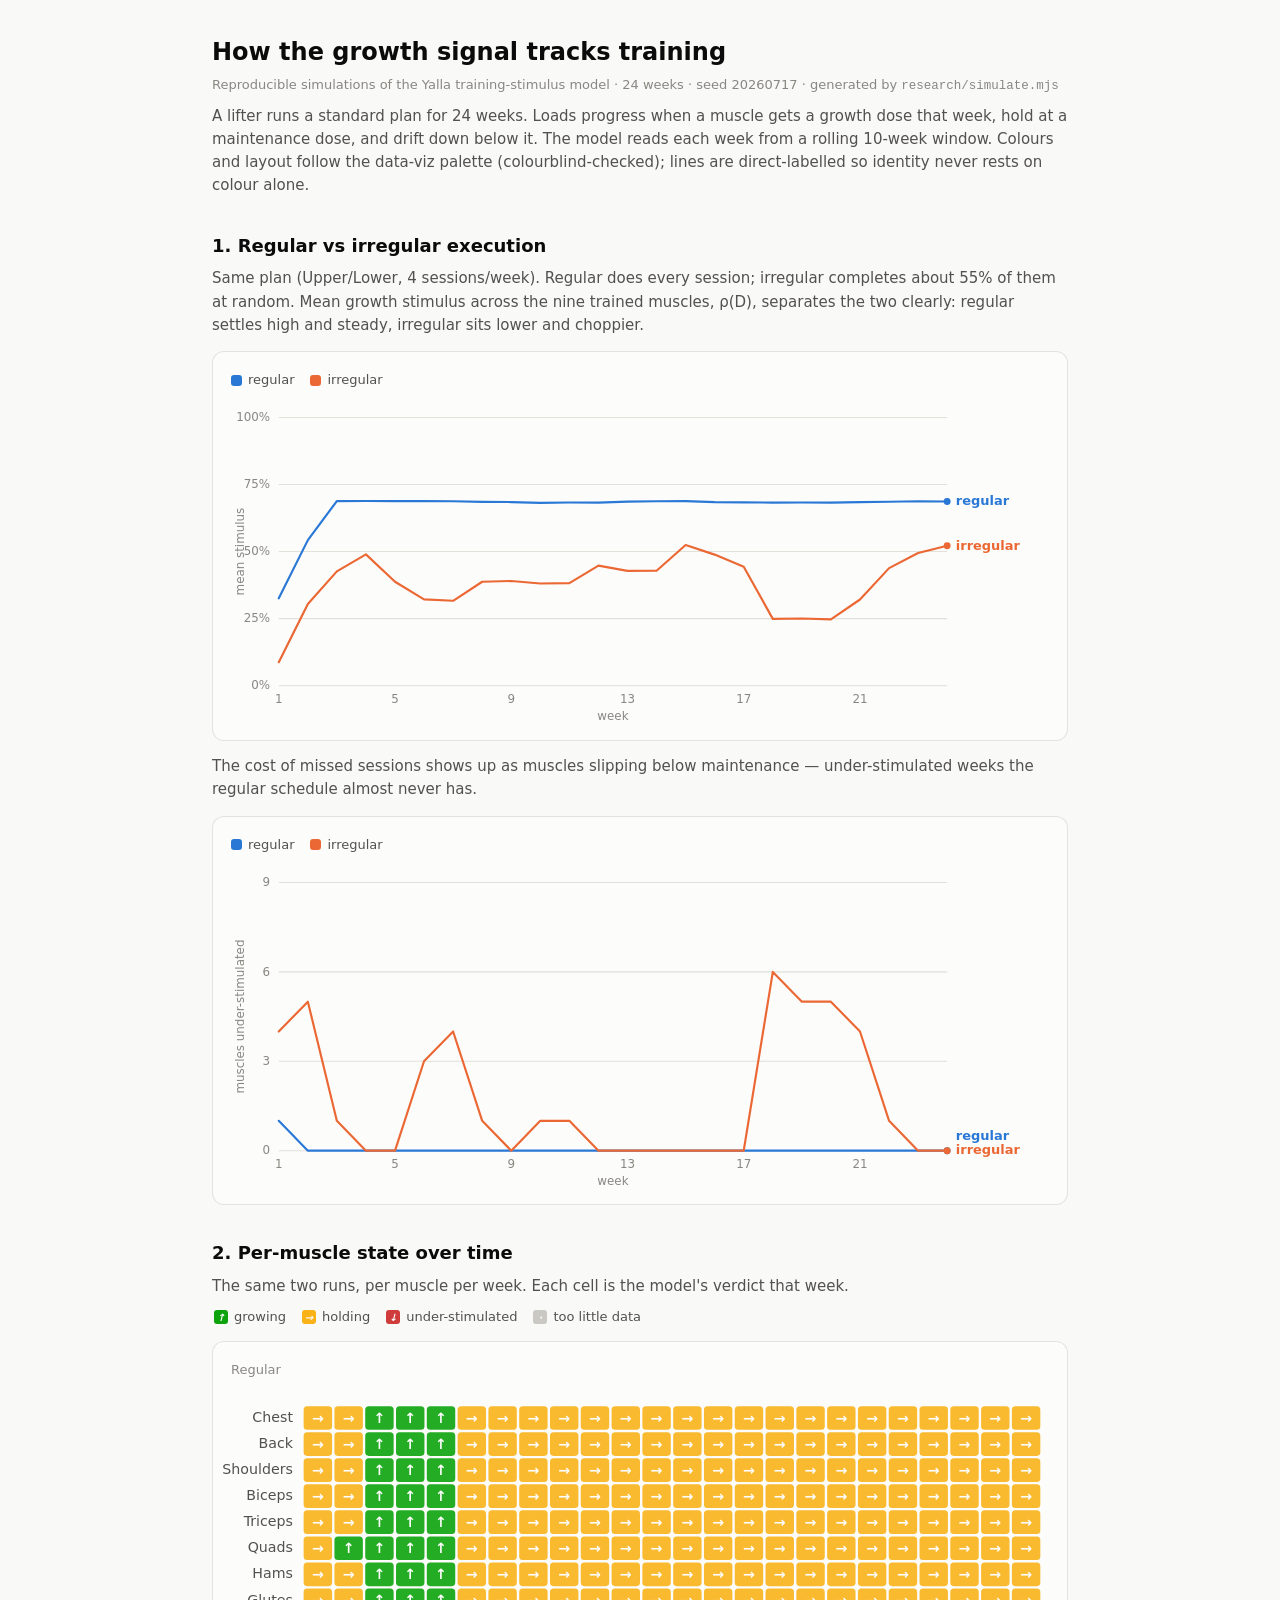
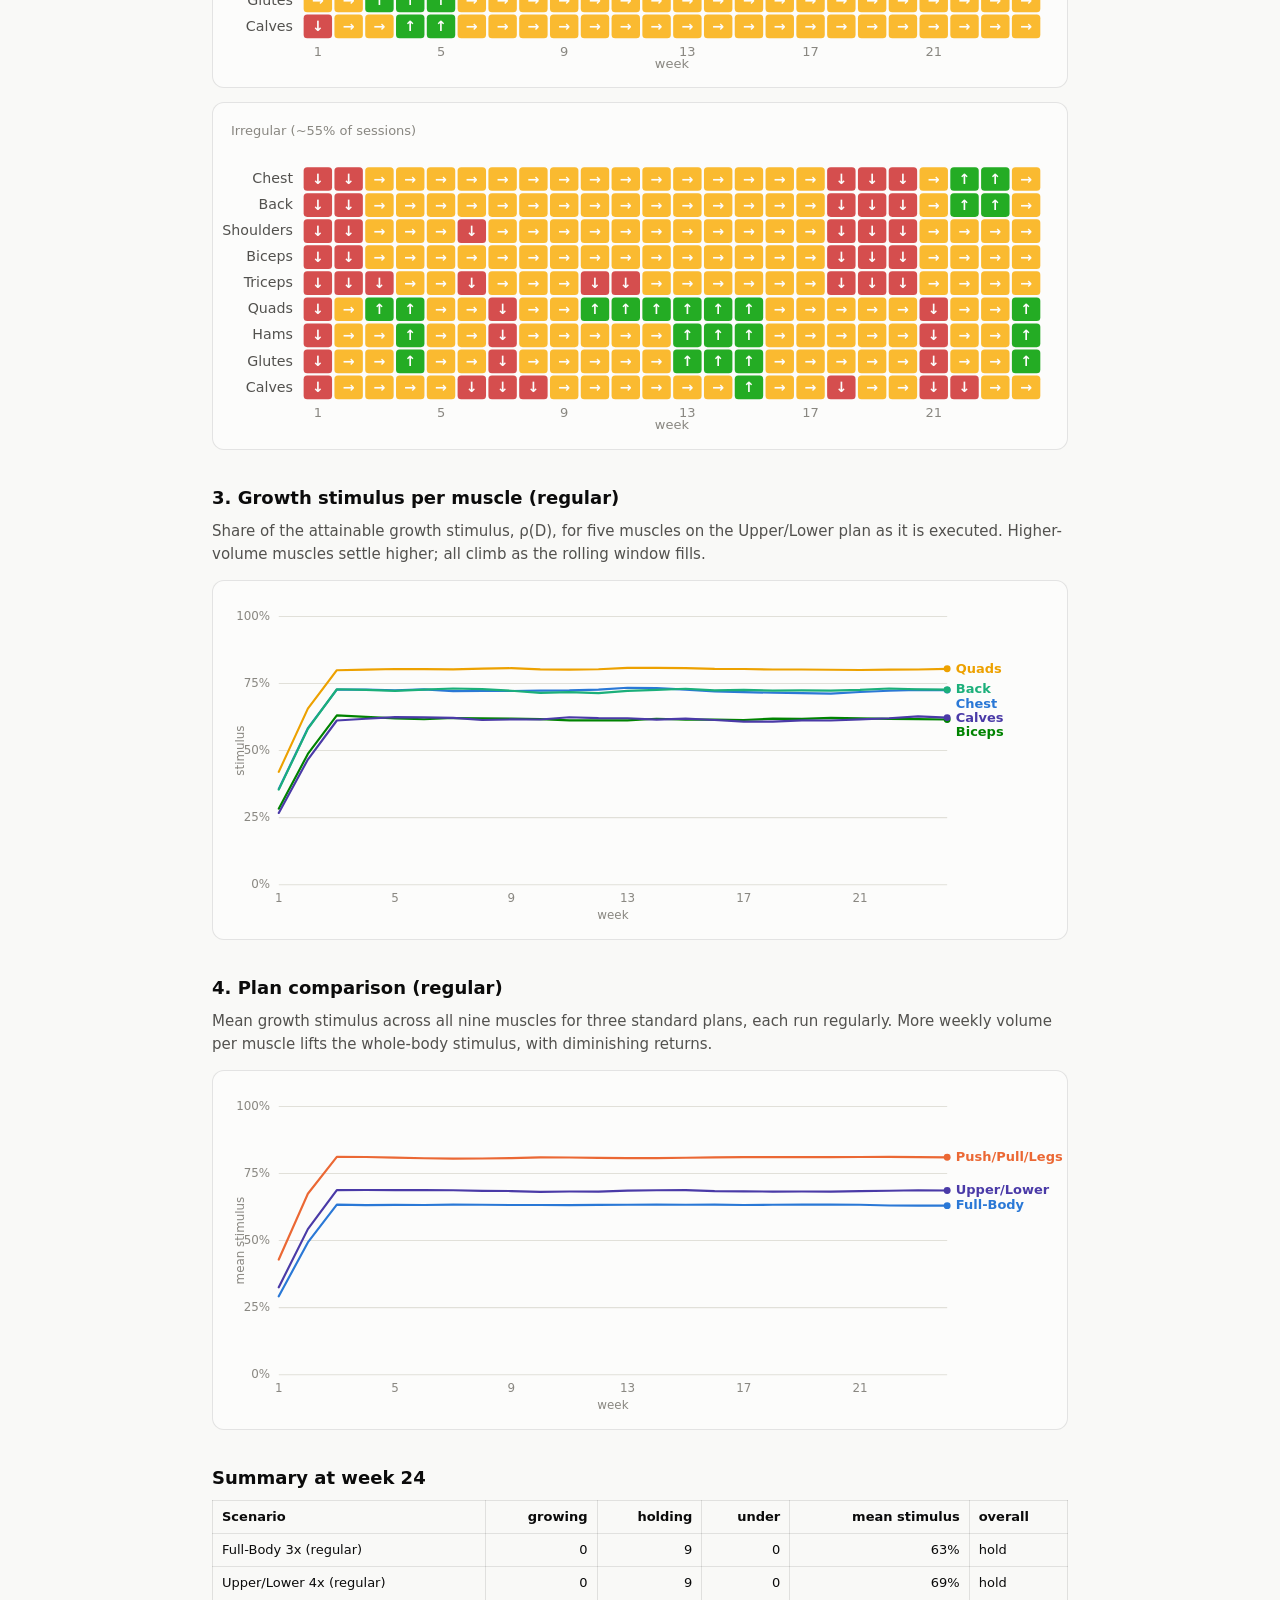
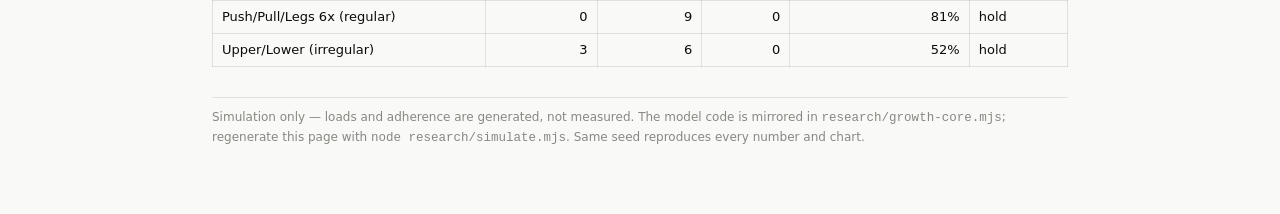
<file: research/simulations.html>
<!doctype html><html lang="en"><head><meta charset="utf-8"><meta name="viewport" content="width=device-width, initial-scale=1">
<title>Yalla growth-model simulations</title>
<style>
:root{
  --surface:#fcfcfb; --plane:#f9f9f7; --ink:#0b0b0b; --ink2:#52514e; --muted:#898781;
  --grid:#e1e0d9; --border:rgba(11,11,11,.10);
  --reg:#2a78d6; --irr:#eb6834;
  --m1:#2a78d6; --m2:#1baf7a; --m3:#eda100; --m4:#008300; --m5:#4a3aa7;
  --p1:#2a78d6; --p2:#4a3aa7; --p3:#eb6834;
  --good:#0ca30c; --warn:#fab219; --crit:#d03b3b; --muted-fill:#c9c8c2;
}
@media (prefers-color-scheme:dark){:root{
  --surface:#1a1a19; --plane:#0d0d0d; --ink:#fff; --ink2:#c3c2b7; --muted:#898781;
  --grid:#2c2c2a; --border:rgba(255,255,255,.10);
  --reg:#3987e5; --irr:#d95926;
  --m1:#3987e5; --m2:#199e70; --m3:#c98500; --m4:#008300; --m5:#9085e9;
  --p1:#3987e5; --p2:#9085e9; --p3:#d95926; --muted-fill:#3a3a37;
}}
*{box-sizing:border-box}
body{margin:0;background:var(--plane);color:var(--ink);font:15px/1.55 system-ui,-apple-system,"Segoe UI",sans-serif}
.wrap{max-width:900px;margin:0 auto;padding:34px 22px 60px}
h1{font-size:24px;margin:0 0 4px}h2{font-size:18px;margin:34px 0 4px}
p{color:var(--ink2);margin:8px 0}
.sub{color:var(--muted);font-size:13px;margin-top:0}
.card{background:var(--surface);border:1px solid var(--border);border-radius:12px;padding:16px 16px 10px;margin:14px 0}
.chart{width:100%;height:auto;overflow:visible}
.grid{stroke:var(--grid);stroke-width:1}
.tick{fill:var(--muted);font:11px system-ui,sans-serif;font-variant-numeric:tabular-nums}
.axlab{fill:var(--muted);font:11px system-ui,sans-serif}
.slab{font:600 12px system-ui,sans-serif}
.rowlab{fill:var(--ink2);font:12px system-ui,sans-serif}
.cellg{fill:var(--surface);font:12px system-ui,sans-serif;font-weight:700}
.legend{display:flex;gap:16px;flex-wrap:wrap;margin:2px 2px 8px;font-size:13px;color:var(--ink2)}
.lg{display:inline-flex;align-items:center;gap:6px}.lg i{width:11px;height:11px;border-radius:3px;display:inline-block}
.states{display:flex;gap:16px;flex-wrap:wrap;margin:6px 2px;font-size:13px;color:var(--ink2)}
.st{display:inline-flex;align-items:center;gap:6px}.st i{width:14px;height:14px;border-radius:3px;display:inline-grid;place-items:center;color:var(--surface);font-size:10px;font-weight:700}
table{border-collapse:collapse;width:100%;font-size:13px;margin:8px 0}
th,td{border:1px solid var(--border);padding:6px 9px;text-align:left}th{font-weight:600}
td.n,th.n{text-align:right;font-variant-numeric:tabular-nums}
.foot{color:var(--muted);font-size:12px;margin-top:30px;border-top:1px solid var(--border);padding-top:10px}
code{font-family:ui-monospace,Menlo,monospace;font-size:12.5px}
</style></head>
<body><div class="wrap">
<h1>How the growth signal tracks training</h1>
<p class="sub">Reproducible simulations of the Yalla training-stimulus model · 24 weeks · seed 20260717 · generated by <code>research/simulate.mjs</code></p>
<p>A lifter runs a standard plan for 24 weeks. Loads progress when a muscle gets a growth dose that week, hold at a maintenance dose, and drift down below it. The model reads each week from a rolling 10-week window. Colours and layout follow the data-viz palette (colourblind-checked); lines are direct-labelled so identity never rests on colour alone.</p>

<h2>1. Regular vs irregular execution</h2>
<p>Same plan (Upper/Lower, 4 sessions/week). Regular does every session; irregular completes about 55% of them at random. Mean growth stimulus across the nine trained muscles, ρ(D), separates the two clearly: regular settles high and steady, irregular sits lower and choppier.</p>
<div class="card"><div class="legend"><span class="lg"><i style="background:var(--reg)"></i>regular</span><span class="lg"><i style="background:var(--irr)"></i>irregular</span></div><svg viewBox="0 0 760 300" class="chart" role="img"><line class="grid" x1="46" y1="266.0" x2="664" y2="266.0"/><text class="tick" x="38" y="269.5" text-anchor="end">0%</text><line class="grid" x1="46" y1="204.0" x2="664" y2="204.0"/><text class="tick" x="38" y="207.5" text-anchor="end">25%</text><line class="grid" x1="46" y1="142.0" x2="664" y2="142.0"/><text class="tick" x="38" y="145.5" text-anchor="end">50%</text><line class="grid" x1="46" y1="80.0" x2="664" y2="80.0"/><text class="tick" x="38" y="83.5" text-anchor="end">75%</text><line class="grid" x1="46" y1="18.0" x2="664" y2="18.0"/><text class="tick" x="38" y="21.5" text-anchor="end">100%</text><text class="tick" x="46.0" y="282" text-anchor="middle">1</text><text class="tick" x="153.5" y="282" text-anchor="middle">5</text><text class="tick" x="261.0" y="282" text-anchor="middle">9</text><text class="tick" x="368.4" y="282" text-anchor="middle">13</text><text class="tick" x="475.9" y="282" text-anchor="middle">17</text><text class="tick" x="583.4" y="282" text-anchor="middle">21</text><text class="axlab" x="355" y="298" text-anchor="middle">week</text><text class="axlab" transform="rotate(-90 14 142)" x="14" y="142" text-anchor="middle">mean stimulus</text><path d="M46.0,185.2 L72.9,131.4 L99.7,95.3 L126.6,95.2 L153.5,95.4 L180.3,95.3 L207.2,95.5 L234.1,96.0 L261.0,96.2 L287.8,96.9 L314.7,96.6 L341.6,96.8 L368.4,95.8 L395.3,95.5 L422.2,95.3 L449.0,96.2 L475.9,96.5 L502.8,96.7 L529.7,96.6 L556.5,96.7 L583.4,96.3 L610.3,95.9 L637.1,95.5 L664.0,95.7" fill="none" stroke="var(--reg)" stroke-width="2" stroke-linejoin="round" stroke-linecap="round"/><circle cx="664.0" cy="95.7" r="3.2" fill="var(--reg)"/><path d="M46.0,244.3 L72.9,190.5 L99.7,160.3 L126.6,144.6 L153.5,169.9 L180.3,186.2 L207.2,187.5 L234.1,169.9 L261.0,169.2 L287.8,171.5 L314.7,171.2 L341.6,155.0 L368.4,159.8 L395.3,159.7 L422.2,135.9 L449.0,144.8 L475.9,156.0 L502.8,204.2 L529.7,203.9 L556.5,204.7 L583.4,186.3 L610.3,157.3 L637.1,143.3 L664.0,136.6" fill="none" stroke="var(--irr)" stroke-width="2" stroke-linejoin="round" stroke-linecap="round"/><circle cx="664.0" cy="136.6" r="3.2" fill="var(--irr)"/><text class="slab" x="672" y="99.2" fill="var(--reg)">regular</text><text class="slab" x="672" y="140.1" fill="var(--irr)">irregular</text></svg></div>
<p>The cost of missed sessions shows up as muscles slipping below maintenance — under-stimulated weeks the regular schedule almost never has.</p>
<div class="card"><div class="legend"><span class="lg"><i style="background:var(--reg)"></i>regular</span><span class="lg"><i style="background:var(--irr)"></i>irregular</span></div><svg viewBox="0 0 760 300" class="chart" role="img"><line class="grid" x1="46" y1="266.0" x2="664" y2="266.0"/><text class="tick" x="38" y="269.5" text-anchor="end">0</text><line class="grid" x1="46" y1="183.3" x2="664" y2="183.3"/><text class="tick" x="38" y="186.8" text-anchor="end">3</text><line class="grid" x1="46" y1="100.7" x2="664" y2="100.7"/><text class="tick" x="38" y="104.2" text-anchor="end">6</text><line class="grid" x1="46" y1="18.0" x2="664" y2="18.0"/><text class="tick" x="38" y="21.5" text-anchor="end">9</text><text class="tick" x="46.0" y="282" text-anchor="middle">1</text><text class="tick" x="153.5" y="282" text-anchor="middle">5</text><text class="tick" x="261.0" y="282" text-anchor="middle">9</text><text class="tick" x="368.4" y="282" text-anchor="middle">13</text><text class="tick" x="475.9" y="282" text-anchor="middle">17</text><text class="tick" x="583.4" y="282" text-anchor="middle">21</text><text class="axlab" x="355" y="298" text-anchor="middle">week</text><text class="axlab" transform="rotate(-90 14 142)" x="14" y="142" text-anchor="middle">muscles under-stimulated</text><path d="M46.0,238.4 L72.9,266.0 L99.7,266.0 L126.6,266.0 L153.5,266.0 L180.3,266.0 L207.2,266.0 L234.1,266.0 L261.0,266.0 L287.8,266.0 L314.7,266.0 L341.6,266.0 L368.4,266.0 L395.3,266.0 L422.2,266.0 L449.0,266.0 L475.9,266.0 L502.8,266.0 L529.7,266.0 L556.5,266.0 L583.4,266.0 L610.3,266.0 L637.1,266.0 L664.0,266.0" fill="none" stroke="var(--reg)" stroke-width="2" stroke-linejoin="round" stroke-linecap="round"/><circle cx="664.0" cy="266.0" r="3.2" fill="var(--reg)"/><path d="M46.0,155.8 L72.9,128.2 L99.7,238.4 L126.6,266.0 L153.5,266.0 L180.3,183.3 L207.2,155.8 L234.1,238.4 L261.0,266.0 L287.8,238.4 L314.7,238.4 L341.6,266.0 L368.4,266.0 L395.3,266.0 L422.2,266.0 L449.0,266.0 L475.9,266.0 L502.8,100.7 L529.7,128.2 L556.5,128.2 L583.4,155.8 L610.3,238.4 L637.1,266.0 L664.0,266.0" fill="none" stroke="var(--irr)" stroke-width="2" stroke-linejoin="round" stroke-linecap="round"/><circle cx="664.0" cy="266.0" r="3.2" fill="var(--irr)"/><text class="slab" x="672" y="256.5" fill="var(--reg)">regular</text><text class="slab" x="672" y="269.5" fill="var(--irr)">irregular</text></svg></div>

<h2>2. Per-muscle state over time</h2>
<p>The same two runs, per muscle per week. Each cell is the model's verdict that week.</p>
<div class="states"><span class="st"><i style="background:var(--good)">↑</i>growing</span><span class="st"><i style="background:var(--warn)">→</i>holding</span><span class="st"><i style="background:var(--crit)">↓</i>under-stimulated</span><span class="st"><i style="background:var(--muted-fill)">·</i>too little data</span></div>
<div class="card"><p class="sub" style="margin:2px 2px 6px">Regular</p><svg viewBox="0 0 694 240" class="chart" role="img"><text class="rowlab" x="54" y="30.5" text-anchor="end">Chest</text><rect x="63" y="17" width="24" height="20" rx="3" fill="var(--warn)" opacity="0.9"/><text class="cellg" x="75" y="31" text-anchor="middle">→</text><rect x="89" y="17" width="24" height="20" rx="3" fill="var(--warn)" opacity="0.9"/><text class="cellg" x="101" y="31" text-anchor="middle">→</text><rect x="115" y="17" width="24" height="20" rx="3" fill="var(--good)" opacity="0.9"/><text class="cellg" x="127" y="31" text-anchor="middle">↑</text><rect x="141" y="17" width="24" height="20" rx="3" fill="var(--good)" opacity="0.9"/><text class="cellg" x="153" y="31" text-anchor="middle">↑</text><rect x="167" y="17" width="24" height="20" rx="3" fill="var(--good)" opacity="0.9"/><text class="cellg" x="179" y="31" text-anchor="middle">↑</text><rect x="193" y="17" width="24" height="20" rx="3" fill="var(--warn)" opacity="0.9"/><text class="cellg" x="205" y="31" text-anchor="middle">→</text><rect x="219" y="17" width="24" height="20" rx="3" fill="var(--warn)" opacity="0.9"/><text class="cellg" x="231" y="31" text-anchor="middle">→</text><rect x="245" y="17" width="24" height="20" rx="3" fill="var(--warn)" opacity="0.9"/><text class="cellg" x="257" y="31" text-anchor="middle">→</text><rect x="271" y="17" width="24" height="20" rx="3" fill="var(--warn)" opacity="0.9"/><text class="cellg" x="283" y="31" text-anchor="middle">→</text><rect x="297" y="17" width="24" height="20" rx="3" fill="var(--warn)" opacity="0.9"/><text class="cellg" x="309" y="31" text-anchor="middle">→</text><rect x="323" y="17" width="24" height="20" rx="3" fill="var(--warn)" opacity="0.9"/><text class="cellg" x="335" y="31" text-anchor="middle">→</text><rect x="349" y="17" width="24" height="20" rx="3" fill="var(--warn)" opacity="0.9"/><text class="cellg" x="361" y="31" text-anchor="middle">→</text><rect x="375" y="17" width="24" height="20" rx="3" fill="var(--warn)" opacity="0.9"/><text class="cellg" x="387" y="31" text-anchor="middle">→</text><rect x="401" y="17" width="24" height="20" rx="3" fill="var(--warn)" opacity="0.9"/><text class="cellg" x="413" y="31" text-anchor="middle">→</text><rect x="427" y="17" width="24" height="20" rx="3" fill="var(--warn)" opacity="0.9"/><text class="cellg" x="439" y="31" text-anchor="middle">→</text><rect x="453" y="17" width="24" height="20" rx="3" fill="var(--warn)" opacity="0.9"/><text class="cellg" x="465" y="31" text-anchor="middle">→</text><rect x="479" y="17" width="24" height="20" rx="3" fill="var(--warn)" opacity="0.9"/><text class="cellg" x="491" y="31" text-anchor="middle">→</text><rect x="505" y="17" width="24" height="20" rx="3" fill="var(--warn)" opacity="0.9"/><text class="cellg" x="517" y="31" text-anchor="middle">→</text><rect x="531" y="17" width="24" height="20" rx="3" fill="var(--warn)" opacity="0.9"/><text class="cellg" x="543" y="31" text-anchor="middle">→</text><rect x="557" y="17" width="24" height="20" rx="3" fill="var(--warn)" opacity="0.9"/><text class="cellg" x="569" y="31" text-anchor="middle">→</text><rect x="583" y="17" width="24" height="20" rx="3" fill="var(--warn)" opacity="0.9"/><text class="cellg" x="595" y="31" text-anchor="middle">→</text><rect x="609" y="17" width="24" height="20" rx="3" fill="var(--warn)" opacity="0.9"/><text class="cellg" x="621" y="31" text-anchor="middle">→</text><rect x="635" y="17" width="24" height="20" rx="3" fill="var(--warn)" opacity="0.9"/><text class="cellg" x="647" y="31" text-anchor="middle">→</text><rect x="661" y="17" width="24" height="20" rx="3" fill="var(--warn)" opacity="0.9"/><text class="cellg" x="673" y="31" text-anchor="middle">→</text><text class="rowlab" x="54" y="52.5" text-anchor="end">Back</text><rect x="63" y="39" width="24" height="20" rx="3" fill="var(--warn)" opacity="0.9"/><text class="cellg" x="75" y="53" text-anchor="middle">→</text><rect x="89" y="39" width="24" height="20" rx="3" fill="var(--warn)" opacity="0.9"/><text class="cellg" x="101" y="53" text-anchor="middle">→</text><rect x="115" y="39" width="24" height="20" rx="3" fill="var(--good)" opacity="0.9"/><text class="cellg" x="127" y="53" text-anchor="middle">↑</text><rect x="141" y="39" width="24" height="20" rx="3" fill="var(--good)" opacity="0.9"/><text class="cellg" x="153" y="53" text-anchor="middle">↑</text><rect x="167" y="39" width="24" height="20" rx="3" fill="var(--good)" opacity="0.9"/><text class="cellg" x="179" y="53" text-anchor="middle">↑</text><rect x="193" y="39" width="24" height="20" rx="3" fill="var(--warn)" opacity="0.9"/><text class="cellg" x="205" y="53" text-anchor="middle">→</text><rect x="219" y="39" width="24" height="20" rx="3" fill="var(--warn)" opacity="0.9"/><text class="cellg" x="231" y="53" text-anchor="middle">→</text><rect x="245" y="39" width="24" height="20" rx="3" fill="var(--warn)" opacity="0.9"/><text class="cellg" x="257" y="53" text-anchor="middle">→</text><rect x="271" y="39" width="24" height="20" rx="3" fill="var(--warn)" opacity="0.9"/><text class="cellg" x="283" y="53" text-anchor="middle">→</text><rect x="297" y="39" width="24" height="20" rx="3" fill="var(--warn)" opacity="0.9"/><text class="cellg" x="309" y="53" text-anchor="middle">→</text><rect x="323" y="39" width="24" height="20" rx="3" fill="var(--warn)" opacity="0.9"/><text class="cellg" x="335" y="53" text-anchor="middle">→</text><rect x="349" y="39" width="24" height="20" rx="3" fill="var(--warn)" opacity="0.9"/><text class="cellg" x="361" y="53" text-anchor="middle">→</text><rect x="375" y="39" width="24" height="20" rx="3" fill="var(--warn)" opacity="0.9"/><text class="cellg" x="387" y="53" text-anchor="middle">→</text><rect x="401" y="39" width="24" height="20" rx="3" fill="var(--warn)" opacity="0.9"/><text class="cellg" x="413" y="53" text-anchor="middle">→</text><rect x="427" y="39" width="24" height="20" rx="3" fill="var(--warn)" opacity="0.9"/><text class="cellg" x="439" y="53" text-anchor="middle">→</text><rect x="453" y="39" width="24" height="20" rx="3" fill="var(--warn)" opacity="0.9"/><text class="cellg" x="465" y="53" text-anchor="middle">→</text><rect x="479" y="39" width="24" height="20" rx="3" fill="var(--warn)" opacity="0.9"/><text class="cellg" x="491" y="53" text-anchor="middle">→</text><rect x="505" y="39" width="24" height="20" rx="3" fill="var(--warn)" opacity="0.9"/><text class="cellg" x="517" y="53" text-anchor="middle">→</text><rect x="531" y="39" width="24" height="20" rx="3" fill="var(--warn)" opacity="0.9"/><text class="cellg" x="543" y="53" text-anchor="middle">→</text><rect x="557" y="39" width="24" height="20" rx="3" fill="var(--warn)" opacity="0.9"/><text class="cellg" x="569" y="53" text-anchor="middle">→</text><rect x="583" y="39" width="24" height="20" rx="3" fill="var(--warn)" opacity="0.9"/><text class="cellg" x="595" y="53" text-anchor="middle">→</text><rect x="609" y="39" width="24" height="20" rx="3" fill="var(--warn)" opacity="0.9"/><text class="cellg" x="621" y="53" text-anchor="middle">→</text><rect x="635" y="39" width="24" height="20" rx="3" fill="var(--warn)" opacity="0.9"/><text class="cellg" x="647" y="53" text-anchor="middle">→</text><rect x="661" y="39" width="24" height="20" rx="3" fill="var(--warn)" opacity="0.9"/><text class="cellg" x="673" y="53" text-anchor="middle">→</text><text class="rowlab" x="54" y="74.5" text-anchor="end">Shoulders</text><rect x="63" y="61" width="24" height="20" rx="3" fill="var(--warn)" opacity="0.9"/><text class="cellg" x="75" y="75" text-anchor="middle">→</text><rect x="89" y="61" width="24" height="20" rx="3" fill="var(--warn)" opacity="0.9"/><text class="cellg" x="101" y="75" text-anchor="middle">→</text><rect x="115" y="61" width="24" height="20" rx="3" fill="var(--good)" opacity="0.9"/><text class="cellg" x="127" y="75" text-anchor="middle">↑</text><rect x="141" y="61" width="24" height="20" rx="3" fill="var(--good)" opacity="0.9"/><text class="cellg" x="153" y="75" text-anchor="middle">↑</text><rect x="167" y="61" width="24" height="20" rx="3" fill="var(--good)" opacity="0.9"/><text class="cellg" x="179" y="75" text-anchor="middle">↑</text><rect x="193" y="61" width="24" height="20" rx="3" fill="var(--warn)" opacity="0.9"/><text class="cellg" x="205" y="75" text-anchor="middle">→</text><rect x="219" y="61" width="24" height="20" rx="3" fill="var(--warn)" opacity="0.9"/><text class="cellg" x="231" y="75" text-anchor="middle">→</text><rect x="245" y="61" width="24" height="20" rx="3" fill="var(--warn)" opacity="0.9"/><text class="cellg" x="257" y="75" text-anchor="middle">→</text><rect x="271" y="61" width="24" height="20" rx="3" fill="var(--warn)" opacity="0.9"/><text class="cellg" x="283" y="75" text-anchor="middle">→</text><rect x="297" y="61" width="24" height="20" rx="3" fill="var(--warn)" opacity="0.9"/><text class="cellg" x="309" y="75" text-anchor="middle">→</text><rect x="323" y="61" width="24" height="20" rx="3" fill="var(--warn)" opacity="0.9"/><text class="cellg" x="335" y="75" text-anchor="middle">→</text><rect x="349" y="61" width="24" height="20" rx="3" fill="var(--warn)" opacity="0.9"/><text class="cellg" x="361" y="75" text-anchor="middle">→</text><rect x="375" y="61" width="24" height="20" rx="3" fill="var(--warn)" opacity="0.9"/><text class="cellg" x="387" y="75" text-anchor="middle">→</text><rect x="401" y="61" width="24" height="20" rx="3" fill="var(--warn)" opacity="0.9"/><text class="cellg" x="413" y="75" text-anchor="middle">→</text><rect x="427" y="61" width="24" height="20" rx="3" fill="var(--warn)" opacity="0.9"/><text class="cellg" x="439" y="75" text-anchor="middle">→</text><rect x="453" y="61" width="24" height="20" rx="3" fill="var(--warn)" opacity="0.9"/><text class="cellg" x="465" y="75" text-anchor="middle">→</text><rect x="479" y="61" width="24" height="20" rx="3" fill="var(--warn)" opacity="0.9"/><text class="cellg" x="491" y="75" text-anchor="middle">→</text><rect x="505" y="61" width="24" height="20" rx="3" fill="var(--warn)" opacity="0.9"/><text class="cellg" x="517" y="75" text-anchor="middle">→</text><rect x="531" y="61" width="24" height="20" rx="3" fill="var(--warn)" opacity="0.9"/><text class="cellg" x="543" y="75" text-anchor="middle">→</text><rect x="557" y="61" width="24" height="20" rx="3" fill="var(--warn)" opacity="0.9"/><text class="cellg" x="569" y="75" text-anchor="middle">→</text><rect x="583" y="61" width="24" height="20" rx="3" fill="var(--warn)" opacity="0.9"/><text class="cellg" x="595" y="75" text-anchor="middle">→</text><rect x="609" y="61" width="24" height="20" rx="3" fill="var(--warn)" opacity="0.9"/><text class="cellg" x="621" y="75" text-anchor="middle">→</text><rect x="635" y="61" width="24" height="20" rx="3" fill="var(--warn)" opacity="0.9"/><text class="cellg" x="647" y="75" text-anchor="middle">→</text><rect x="661" y="61" width="24" height="20" rx="3" fill="var(--warn)" opacity="0.9"/><text class="cellg" x="673" y="75" text-anchor="middle">→</text><text class="rowlab" x="54" y="96.5" text-anchor="end">Biceps</text><rect x="63" y="83" width="24" height="20" rx="3" fill="var(--warn)" opacity="0.9"/><text class="cellg" x="75" y="97" text-anchor="middle">→</text><rect x="89" y="83" width="24" height="20" rx="3" fill="var(--warn)" opacity="0.9"/><text class="cellg" x="101" y="97" text-anchor="middle">→</text><rect x="115" y="83" width="24" height="20" rx="3" fill="var(--good)" opacity="0.9"/><text class="cellg" x="127" y="97" text-anchor="middle">↑</text><rect x="141" y="83" width="24" height="20" rx="3" fill="var(--good)" opacity="0.9"/><text class="cellg" x="153" y="97" text-anchor="middle">↑</text><rect x="167" y="83" width="24" height="20" rx="3" fill="var(--good)" opacity="0.9"/><text class="cellg" x="179" y="97" text-anchor="middle">↑</text><rect x="193" y="83" width="24" height="20" rx="3" fill="var(--warn)" opacity="0.9"/><text class="cellg" x="205" y="97" text-anchor="middle">→</text><rect x="219" y="83" width="24" height="20" rx="3" fill="var(--warn)" opacity="0.9"/><text class="cellg" x="231" y="97" text-anchor="middle">→</text><rect x="245" y="83" width="24" height="20" rx="3" fill="var(--warn)" opacity="0.9"/><text class="cellg" x="257" y="97" text-anchor="middle">→</text><rect x="271" y="83" width="24" height="20" rx="3" fill="var(--warn)" opacity="0.9"/><text class="cellg" x="283" y="97" text-anchor="middle">→</text><rect x="297" y="83" width="24" height="20" rx="3" fill="var(--warn)" opacity="0.9"/><text class="cellg" x="309" y="97" text-anchor="middle">→</text><rect x="323" y="83" width="24" height="20" rx="3" fill="var(--warn)" opacity="0.9"/><text class="cellg" x="335" y="97" text-anchor="middle">→</text><rect x="349" y="83" width="24" height="20" rx="3" fill="var(--warn)" opacity="0.9"/><text class="cellg" x="361" y="97" text-anchor="middle">→</text><rect x="375" y="83" width="24" height="20" rx="3" fill="var(--warn)" opacity="0.9"/><text class="cellg" x="387" y="97" text-anchor="middle">→</text><rect x="401" y="83" width="24" height="20" rx="3" fill="var(--warn)" opacity="0.9"/><text class="cellg" x="413" y="97" text-anchor="middle">→</text><rect x="427" y="83" width="24" height="20" rx="3" fill="var(--warn)" opacity="0.9"/><text class="cellg" x="439" y="97" text-anchor="middle">→</text><rect x="453" y="83" width="24" height="20" rx="3" fill="var(--warn)" opacity="0.9"/><text class="cellg" x="465" y="97" text-anchor="middle">→</text><rect x="479" y="83" width="24" height="20" rx="3" fill="var(--warn)" opacity="0.9"/><text class="cellg" x="491" y="97" text-anchor="middle">→</text><rect x="505" y="83" width="24" height="20" rx="3" fill="var(--warn)" opacity="0.9"/><text class="cellg" x="517" y="97" text-anchor="middle">→</text><rect x="531" y="83" width="24" height="20" rx="3" fill="var(--warn)" opacity="0.9"/><text class="cellg" x="543" y="97" text-anchor="middle">→</text><rect x="557" y="83" width="24" height="20" rx="3" fill="var(--warn)" opacity="0.9"/><text class="cellg" x="569" y="97" text-anchor="middle">→</text><rect x="583" y="83" width="24" height="20" rx="3" fill="var(--warn)" opacity="0.9"/><text class="cellg" x="595" y="97" text-anchor="middle">→</text><rect x="609" y="83" width="24" height="20" rx="3" fill="var(--warn)" opacity="0.9"/><text class="cellg" x="621" y="97" text-anchor="middle">→</text><rect x="635" y="83" width="24" height="20" rx="3" fill="var(--warn)" opacity="0.9"/><text class="cellg" x="647" y="97" text-anchor="middle">→</text><rect x="661" y="83" width="24" height="20" rx="3" fill="var(--warn)" opacity="0.9"/><text class="cellg" x="673" y="97" text-anchor="middle">→</text><text class="rowlab" x="54" y="118.5" text-anchor="end">Triceps</text><rect x="63" y="105" width="24" height="20" rx="3" fill="var(--warn)" opacity="0.9"/><text class="cellg" x="75" y="119" text-anchor="middle">→</text><rect x="89" y="105" width="24" height="20" rx="3" fill="var(--warn)" opacity="0.9"/><text class="cellg" x="101" y="119" text-anchor="middle">→</text><rect x="115" y="105" width="24" height="20" rx="3" fill="var(--good)" opacity="0.9"/><text class="cellg" x="127" y="119" text-anchor="middle">↑</text><rect x="141" y="105" width="24" height="20" rx="3" fill="var(--good)" opacity="0.9"/><text class="cellg" x="153" y="119" text-anchor="middle">↑</text><rect x="167" y="105" width="24" height="20" rx="3" fill="var(--good)" opacity="0.9"/><text class="cellg" x="179" y="119" text-anchor="middle">↑</text><rect x="193" y="105" width="24" height="20" rx="3" fill="var(--warn)" opacity="0.9"/><text class="cellg" x="205" y="119" text-anchor="middle">→</text><rect x="219" y="105" width="24" height="20" rx="3" fill="var(--warn)" opacity="0.9"/><text class="cellg" x="231" y="119" text-anchor="middle">→</text><rect x="245" y="105" width="24" height="20" rx="3" fill="var(--warn)" opacity="0.9"/><text class="cellg" x="257" y="119" text-anchor="middle">→</text><rect x="271" y="105" width="24" height="20" rx="3" fill="var(--warn)" opacity="0.9"/><text class="cellg" x="283" y="119" text-anchor="middle">→</text><rect x="297" y="105" width="24" height="20" rx="3" fill="var(--warn)" opacity="0.9"/><text class="cellg" x="309" y="119" text-anchor="middle">→</text><rect x="323" y="105" width="24" height="20" rx="3" fill="var(--warn)" opacity="0.9"/><text class="cellg" x="335" y="119" text-anchor="middle">→</text><rect x="349" y="105" width="24" height="20" rx="3" fill="var(--warn)" opacity="0.9"/><text class="cellg" x="361" y="119" text-anchor="middle">→</text><rect x="375" y="105" width="24" height="20" rx="3" fill="var(--warn)" opacity="0.9"/><text class="cellg" x="387" y="119" text-anchor="middle">→</text><rect x="401" y="105" width="24" height="20" rx="3" fill="var(--warn)" opacity="0.9"/><text class="cellg" x="413" y="119" text-anchor="middle">→</text><rect x="427" y="105" width="24" height="20" rx="3" fill="var(--warn)" opacity="0.9"/><text class="cellg" x="439" y="119" text-anchor="middle">→</text><rect x="453" y="105" width="24" height="20" rx="3" fill="var(--warn)" opacity="0.9"/><text class="cellg" x="465" y="119" text-anchor="middle">→</text><rect x="479" y="105" width="24" height="20" rx="3" fill="var(--warn)" opacity="0.9"/><text class="cellg" x="491" y="119" text-anchor="middle">→</text><rect x="505" y="105" width="24" height="20" rx="3" fill="var(--warn)" opacity="0.9"/><text class="cellg" x="517" y="119" text-anchor="middle">→</text><rect x="531" y="105" width="24" height="20" rx="3" fill="var(--warn)" opacity="0.9"/><text class="cellg" x="543" y="119" text-anchor="middle">→</text><rect x="557" y="105" width="24" height="20" rx="3" fill="var(--warn)" opacity="0.9"/><text class="cellg" x="569" y="119" text-anchor="middle">→</text><rect x="583" y="105" width="24" height="20" rx="3" fill="var(--warn)" opacity="0.9"/><text class="cellg" x="595" y="119" text-anchor="middle">→</text><rect x="609" y="105" width="24" height="20" rx="3" fill="var(--warn)" opacity="0.9"/><text class="cellg" x="621" y="119" text-anchor="middle">→</text><rect x="635" y="105" width="24" height="20" rx="3" fill="var(--warn)" opacity="0.9"/><text class="cellg" x="647" y="119" text-anchor="middle">→</text><rect x="661" y="105" width="24" height="20" rx="3" fill="var(--warn)" opacity="0.9"/><text class="cellg" x="673" y="119" text-anchor="middle">→</text><text class="rowlab" x="54" y="140.5" text-anchor="end">Quads</text><rect x="63" y="127" width="24" height="20" rx="3" fill="var(--warn)" opacity="0.9"/><text class="cellg" x="75" y="141" text-anchor="middle">→</text><rect x="89" y="127" width="24" height="20" rx="3" fill="var(--good)" opacity="0.9"/><text class="cellg" x="101" y="141" text-anchor="middle">↑</text><rect x="115" y="127" width="24" height="20" rx="3" fill="var(--good)" opacity="0.9"/><text class="cellg" x="127" y="141" text-anchor="middle">↑</text><rect x="141" y="127" width="24" height="20" rx="3" fill="var(--good)" opacity="0.9"/><text class="cellg" x="153" y="141" text-anchor="middle">↑</text><rect x="167" y="127" width="24" height="20" rx="3" fill="var(--good)" opacity="0.9"/><text class="cellg" x="179" y="141" text-anchor="middle">↑</text><rect x="193" y="127" width="24" height="20" rx="3" fill="var(--warn)" opacity="0.9"/><text class="cellg" x="205" y="141" text-anchor="middle">→</text><rect x="219" y="127" width="24" height="20" rx="3" fill="var(--warn)" opacity="0.9"/><text class="cellg" x="231" y="141" text-anchor="middle">→</text><rect x="245" y="127" width="24" height="20" rx="3" fill="var(--warn)" opacity="0.9"/><text class="cellg" x="257" y="141" text-anchor="middle">→</text><rect x="271" y="127" width="24" height="20" rx="3" fill="var(--warn)" opacity="0.9"/><text class="cellg" x="283" y="141" text-anchor="middle">→</text><rect x="297" y="127" width="24" height="20" rx="3" fill="var(--warn)" opacity="0.9"/><text class="cellg" x="309" y="141" text-anchor="middle">→</text><rect x="323" y="127" width="24" height="20" rx="3" fill="var(--warn)" opacity="0.9"/><text class="cellg" x="335" y="141" text-anchor="middle">→</text><rect x="349" y="127" width="24" height="20" rx="3" fill="var(--warn)" opacity="0.9"/><text class="cellg" x="361" y="141" text-anchor="middle">→</text><rect x="375" y="127" width="24" height="20" rx="3" fill="var(--warn)" opacity="0.9"/><text class="cellg" x="387" y="141" text-anchor="middle">→</text><rect x="401" y="127" width="24" height="20" rx="3" fill="var(--warn)" opacity="0.9"/><text class="cellg" x="413" y="141" text-anchor="middle">→</text><rect x="427" y="127" width="24" height="20" rx="3" fill="var(--warn)" opacity="0.9"/><text class="cellg" x="439" y="141" text-anchor="middle">→</text><rect x="453" y="127" width="24" height="20" rx="3" fill="var(--warn)" opacity="0.9"/><text class="cellg" x="465" y="141" text-anchor="middle">→</text><rect x="479" y="127" width="24" height="20" rx="3" fill="var(--warn)" opacity="0.9"/><text class="cellg" x="491" y="141" text-anchor="middle">→</text><rect x="505" y="127" width="24" height="20" rx="3" fill="var(--warn)" opacity="0.9"/><text class="cellg" x="517" y="141" text-anchor="middle">→</text><rect x="531" y="127" width="24" height="20" rx="3" fill="var(--warn)" opacity="0.9"/><text class="cellg" x="543" y="141" text-anchor="middle">→</text><rect x="557" y="127" width="24" height="20" rx="3" fill="var(--warn)" opacity="0.9"/><text class="cellg" x="569" y="141" text-anchor="middle">→</text><rect x="583" y="127" width="24" height="20" rx="3" fill="var(--warn)" opacity="0.9"/><text class="cellg" x="595" y="141" text-anchor="middle">→</text><rect x="609" y="127" width="24" height="20" rx="3" fill="var(--warn)" opacity="0.9"/><text class="cellg" x="621" y="141" text-anchor="middle">→</text><rect x="635" y="127" width="24" height="20" rx="3" fill="var(--warn)" opacity="0.9"/><text class="cellg" x="647" y="141" text-anchor="middle">→</text><rect x="661" y="127" width="24" height="20" rx="3" fill="var(--warn)" opacity="0.9"/><text class="cellg" x="673" y="141" text-anchor="middle">→</text><text class="rowlab" x="54" y="162.5" text-anchor="end">Hams</text><rect x="63" y="149" width="24" height="20" rx="3" fill="var(--warn)" opacity="0.9"/><text class="cellg" x="75" y="163" text-anchor="middle">→</text><rect x="89" y="149" width="24" height="20" rx="3" fill="var(--warn)" opacity="0.9"/><text class="cellg" x="101" y="163" text-anchor="middle">→</text><rect x="115" y="149" width="24" height="20" rx="3" fill="var(--good)" opacity="0.9"/><text class="cellg" x="127" y="163" text-anchor="middle">↑</text><rect x="141" y="149" width="24" height="20" rx="3" fill="var(--good)" opacity="0.9"/><text class="cellg" x="153" y="163" text-anchor="middle">↑</text><rect x="167" y="149" width="24" height="20" rx="3" fill="var(--good)" opacity="0.9"/><text class="cellg" x="179" y="163" text-anchor="middle">↑</text><rect x="193" y="149" width="24" height="20" rx="3" fill="var(--warn)" opacity="0.9"/><text class="cellg" x="205" y="163" text-anchor="middle">→</text><rect x="219" y="149" width="24" height="20" rx="3" fill="var(--warn)" opacity="0.9"/><text class="cellg" x="231" y="163" text-anchor="middle">→</text><rect x="245" y="149" width="24" height="20" rx="3" fill="var(--warn)" opacity="0.9"/><text class="cellg" x="257" y="163" text-anchor="middle">→</text><rect x="271" y="149" width="24" height="20" rx="3" fill="var(--warn)" opacity="0.9"/><text class="cellg" x="283" y="163" text-anchor="middle">→</text><rect x="297" y="149" width="24" height="20" rx="3" fill="var(--warn)" opacity="0.9"/><text class="cellg" x="309" y="163" text-anchor="middle">→</text><rect x="323" y="149" width="24" height="20" rx="3" fill="var(--warn)" opacity="0.9"/><text class="cellg" x="335" y="163" text-anchor="middle">→</text><rect x="349" y="149" width="24" height="20" rx="3" fill="var(--warn)" opacity="0.9"/><text class="cellg" x="361" y="163" text-anchor="middle">→</text><rect x="375" y="149" width="24" height="20" rx="3" fill="var(--warn)" opacity="0.9"/><text class="cellg" x="387" y="163" text-anchor="middle">→</text><rect x="401" y="149" width="24" height="20" rx="3" fill="var(--warn)" opacity="0.9"/><text class="cellg" x="413" y="163" text-anchor="middle">→</text><rect x="427" y="149" width="24" height="20" rx="3" fill="var(--warn)" opacity="0.9"/><text class="cellg" x="439" y="163" text-anchor="middle">→</text><rect x="453" y="149" width="24" height="20" rx="3" fill="var(--warn)" opacity="0.9"/><text class="cellg" x="465" y="163" text-anchor="middle">→</text><rect x="479" y="149" width="24" height="20" rx="3" fill="var(--warn)" opacity="0.9"/><text class="cellg" x="491" y="163" text-anchor="middle">→</text><rect x="505" y="149" width="24" height="20" rx="3" fill="var(--warn)" opacity="0.9"/><text class="cellg" x="517" y="163" text-anchor="middle">→</text><rect x="531" y="149" width="24" height="20" rx="3" fill="var(--warn)" opacity="0.9"/><text class="cellg" x="543" y="163" text-anchor="middle">→</text><rect x="557" y="149" width="24" height="20" rx="3" fill="var(--warn)" opacity="0.9"/><text class="cellg" x="569" y="163" text-anchor="middle">→</text><rect x="583" y="149" width="24" height="20" rx="3" fill="var(--warn)" opacity="0.9"/><text class="cellg" x="595" y="163" text-anchor="middle">→</text><rect x="609" y="149" width="24" height="20" rx="3" fill="var(--warn)" opacity="0.9"/><text class="cellg" x="621" y="163" text-anchor="middle">→</text><rect x="635" y="149" width="24" height="20" rx="3" fill="var(--warn)" opacity="0.9"/><text class="cellg" x="647" y="163" text-anchor="middle">→</text><rect x="661" y="149" width="24" height="20" rx="3" fill="var(--warn)" opacity="0.9"/><text class="cellg" x="673" y="163" text-anchor="middle">→</text><text class="rowlab" x="54" y="184.5" text-anchor="end">Glutes</text><rect x="63" y="171" width="24" height="20" rx="3" fill="var(--warn)" opacity="0.9"/><text class="cellg" x="75" y="185" text-anchor="middle">→</text><rect x="89" y="171" width="24" height="20" rx="3" fill="var(--warn)" opacity="0.9"/><text class="cellg" x="101" y="185" text-anchor="middle">→</text><rect x="115" y="171" width="24" height="20" rx="3" fill="var(--good)" opacity="0.9"/><text class="cellg" x="127" y="185" text-anchor="middle">↑</text><rect x="141" y="171" width="24" height="20" rx="3" fill="var(--good)" opacity="0.9"/><text class="cellg" x="153" y="185" text-anchor="middle">↑</text><rect x="167" y="171" width="24" height="20" rx="3" fill="var(--good)" opacity="0.9"/><text class="cellg" x="179" y="185" text-anchor="middle">↑</text><rect x="193" y="171" width="24" height="20" rx="3" fill="var(--warn)" opacity="0.9"/><text class="cellg" x="205" y="185" text-anchor="middle">→</text><rect x="219" y="171" width="24" height="20" rx="3" fill="var(--warn)" opacity="0.9"/><text class="cellg" x="231" y="185" text-anchor="middle">→</text><rect x="245" y="171" width="24" height="20" rx="3" fill="var(--warn)" opacity="0.9"/><text class="cellg" x="257" y="185" text-anchor="middle">→</text><rect x="271" y="171" width="24" height="20" rx="3" fill="var(--warn)" opacity="0.9"/><text class="cellg" x="283" y="185" text-anchor="middle">→</text><rect x="297" y="171" width="24" height="20" rx="3" fill="var(--warn)" opacity="0.9"/><text class="cellg" x="309" y="185" text-anchor="middle">→</text><rect x="323" y="171" width="24" height="20" rx="3" fill="var(--warn)" opacity="0.9"/><text class="cellg" x="335" y="185" text-anchor="middle">→</text><rect x="349" y="171" width="24" height="20" rx="3" fill="var(--warn)" opacity="0.9"/><text class="cellg" x="361" y="185" text-anchor="middle">→</text><rect x="375" y="171" width="24" height="20" rx="3" fill="var(--warn)" opacity="0.9"/><text class="cellg" x="387" y="185" text-anchor="middle">→</text><rect x="401" y="171" width="24" height="20" rx="3" fill="var(--warn)" opacity="0.9"/><text class="cellg" x="413" y="185" text-anchor="middle">→</text><rect x="427" y="171" width="24" height="20" rx="3" fill="var(--warn)" opacity="0.9"/><text class="cellg" x="439" y="185" text-anchor="middle">→</text><rect x="453" y="171" width="24" height="20" rx="3" fill="var(--warn)" opacity="0.9"/><text class="cellg" x="465" y="185" text-anchor="middle">→</text><rect x="479" y="171" width="24" height="20" rx="3" fill="var(--warn)" opacity="0.9"/><text class="cellg" x="491" y="185" text-anchor="middle">→</text><rect x="505" y="171" width="24" height="20" rx="3" fill="var(--warn)" opacity="0.9"/><text class="cellg" x="517" y="185" text-anchor="middle">→</text><rect x="531" y="171" width="24" height="20" rx="3" fill="var(--warn)" opacity="0.9"/><text class="cellg" x="543" y="185" text-anchor="middle">→</text><rect x="557" y="171" width="24" height="20" rx="3" fill="var(--warn)" opacity="0.9"/><text class="cellg" x="569" y="185" text-anchor="middle">→</text><rect x="583" y="171" width="24" height="20" rx="3" fill="var(--warn)" opacity="0.9"/><text class="cellg" x="595" y="185" text-anchor="middle">→</text><rect x="609" y="171" width="24" height="20" rx="3" fill="var(--warn)" opacity="0.9"/><text class="cellg" x="621" y="185" text-anchor="middle">→</text><rect x="635" y="171" width="24" height="20" rx="3" fill="var(--warn)" opacity="0.9"/><text class="cellg" x="647" y="185" text-anchor="middle">→</text><rect x="661" y="171" width="24" height="20" rx="3" fill="var(--warn)" opacity="0.9"/><text class="cellg" x="673" y="185" text-anchor="middle">→</text><text class="rowlab" x="54" y="206.5" text-anchor="end">Calves</text><rect x="63" y="193" width="24" height="20" rx="3" fill="var(--crit)" opacity="0.9"/><text class="cellg" x="75" y="207" text-anchor="middle">↓</text><rect x="89" y="193" width="24" height="20" rx="3" fill="var(--warn)" opacity="0.9"/><text class="cellg" x="101" y="207" text-anchor="middle">→</text><rect x="115" y="193" width="24" height="20" rx="3" fill="var(--warn)" opacity="0.9"/><text class="cellg" x="127" y="207" text-anchor="middle">→</text><rect x="141" y="193" width="24" height="20" rx="3" fill="var(--good)" opacity="0.9"/><text class="cellg" x="153" y="207" text-anchor="middle">↑</text><rect x="167" y="193" width="24" height="20" rx="3" fill="var(--good)" opacity="0.9"/><text class="cellg" x="179" y="207" text-anchor="middle">↑</text><rect x="193" y="193" width="24" height="20" rx="3" fill="var(--warn)" opacity="0.9"/><text class="cellg" x="205" y="207" text-anchor="middle">→</text><rect x="219" y="193" width="24" height="20" rx="3" fill="var(--warn)" opacity="0.9"/><text class="cellg" x="231" y="207" text-anchor="middle">→</text><rect x="245" y="193" width="24" height="20" rx="3" fill="var(--warn)" opacity="0.9"/><text class="cellg" x="257" y="207" text-anchor="middle">→</text><rect x="271" y="193" width="24" height="20" rx="3" fill="var(--warn)" opacity="0.9"/><text class="cellg" x="283" y="207" text-anchor="middle">→</text><rect x="297" y="193" width="24" height="20" rx="3" fill="var(--warn)" opacity="0.9"/><text class="cellg" x="309" y="207" text-anchor="middle">→</text><rect x="323" y="193" width="24" height="20" rx="3" fill="var(--warn)" opacity="0.9"/><text class="cellg" x="335" y="207" text-anchor="middle">→</text><rect x="349" y="193" width="24" height="20" rx="3" fill="var(--warn)" opacity="0.9"/><text class="cellg" x="361" y="207" text-anchor="middle">→</text><rect x="375" y="193" width="24" height="20" rx="3" fill="var(--warn)" opacity="0.9"/><text class="cellg" x="387" y="207" text-anchor="middle">→</text><rect x="401" y="193" width="24" height="20" rx="3" fill="var(--warn)" opacity="0.9"/><text class="cellg" x="413" y="207" text-anchor="middle">→</text><rect x="427" y="193" width="24" height="20" rx="3" fill="var(--warn)" opacity="0.9"/><text class="cellg" x="439" y="207" text-anchor="middle">→</text><rect x="453" y="193" width="24" height="20" rx="3" fill="var(--warn)" opacity="0.9"/><text class="cellg" x="465" y="207" text-anchor="middle">→</text><rect x="479" y="193" width="24" height="20" rx="3" fill="var(--warn)" opacity="0.9"/><text class="cellg" x="491" y="207" text-anchor="middle">→</text><rect x="505" y="193" width="24" height="20" rx="3" fill="var(--warn)" opacity="0.9"/><text class="cellg" x="517" y="207" text-anchor="middle">→</text><rect x="531" y="193" width="24" height="20" rx="3" fill="var(--warn)" opacity="0.9"/><text class="cellg" x="543" y="207" text-anchor="middle">→</text><rect x="557" y="193" width="24" height="20" rx="3" fill="var(--warn)" opacity="0.9"/><text class="cellg" x="569" y="207" text-anchor="middle">→</text><rect x="583" y="193" width="24" height="20" rx="3" fill="var(--warn)" opacity="0.9"/><text class="cellg" x="595" y="207" text-anchor="middle">→</text><rect x="609" y="193" width="24" height="20" rx="3" fill="var(--warn)" opacity="0.9"/><text class="cellg" x="621" y="207" text-anchor="middle">→</text><rect x="635" y="193" width="24" height="20" rx="3" fill="var(--warn)" opacity="0.9"/><text class="cellg" x="647" y="207" text-anchor="middle">→</text><rect x="661" y="193" width="24" height="20" rx="3" fill="var(--warn)" opacity="0.9"/><text class="cellg" x="673" y="207" text-anchor="middle">→</text><text class="tick" x="75" y="228" text-anchor="middle">1</text><text class="tick" x="179" y="228" text-anchor="middle">5</text><text class="tick" x="283" y="228" text-anchor="middle">9</text><text class="tick" x="387" y="228" text-anchor="middle">13</text><text class="tick" x="491" y="228" text-anchor="middle">17</text><text class="tick" x="595" y="228" text-anchor="middle">21</text><text class="axlab" x="374" y="238" text-anchor="middle">week</text></svg></div>
<div class="card"><p class="sub" style="margin:2px 2px 6px">Irregular (~55% of sessions)</p><svg viewBox="0 0 694 240" class="chart" role="img"><text class="rowlab" x="54" y="30.5" text-anchor="end">Chest</text><rect x="63" y="17" width="24" height="20" rx="3" fill="var(--crit)" opacity="0.9"/><text class="cellg" x="75" y="31" text-anchor="middle">↓</text><rect x="89" y="17" width="24" height="20" rx="3" fill="var(--crit)" opacity="0.9"/><text class="cellg" x="101" y="31" text-anchor="middle">↓</text><rect x="115" y="17" width="24" height="20" rx="3" fill="var(--warn)" opacity="0.9"/><text class="cellg" x="127" y="31" text-anchor="middle">→</text><rect x="141" y="17" width="24" height="20" rx="3" fill="var(--warn)" opacity="0.9"/><text class="cellg" x="153" y="31" text-anchor="middle">→</text><rect x="167" y="17" width="24" height="20" rx="3" fill="var(--warn)" opacity="0.9"/><text class="cellg" x="179" y="31" text-anchor="middle">→</text><rect x="193" y="17" width="24" height="20" rx="3" fill="var(--warn)" opacity="0.9"/><text class="cellg" x="205" y="31" text-anchor="middle">→</text><rect x="219" y="17" width="24" height="20" rx="3" fill="var(--warn)" opacity="0.9"/><text class="cellg" x="231" y="31" text-anchor="middle">→</text><rect x="245" y="17" width="24" height="20" rx="3" fill="var(--warn)" opacity="0.9"/><text class="cellg" x="257" y="31" text-anchor="middle">→</text><rect x="271" y="17" width="24" height="20" rx="3" fill="var(--warn)" opacity="0.9"/><text class="cellg" x="283" y="31" text-anchor="middle">→</text><rect x="297" y="17" width="24" height="20" rx="3" fill="var(--warn)" opacity="0.9"/><text class="cellg" x="309" y="31" text-anchor="middle">→</text><rect x="323" y="17" width="24" height="20" rx="3" fill="var(--warn)" opacity="0.9"/><text class="cellg" x="335" y="31" text-anchor="middle">→</text><rect x="349" y="17" width="24" height="20" rx="3" fill="var(--warn)" opacity="0.9"/><text class="cellg" x="361" y="31" text-anchor="middle">→</text><rect x="375" y="17" width="24" height="20" rx="3" fill="var(--warn)" opacity="0.9"/><text class="cellg" x="387" y="31" text-anchor="middle">→</text><rect x="401" y="17" width="24" height="20" rx="3" fill="var(--warn)" opacity="0.9"/><text class="cellg" x="413" y="31" text-anchor="middle">→</text><rect x="427" y="17" width="24" height="20" rx="3" fill="var(--warn)" opacity="0.9"/><text class="cellg" x="439" y="31" text-anchor="middle">→</text><rect x="453" y="17" width="24" height="20" rx="3" fill="var(--warn)" opacity="0.9"/><text class="cellg" x="465" y="31" text-anchor="middle">→</text><rect x="479" y="17" width="24" height="20" rx="3" fill="var(--warn)" opacity="0.9"/><text class="cellg" x="491" y="31" text-anchor="middle">→</text><rect x="505" y="17" width="24" height="20" rx="3" fill="var(--crit)" opacity="0.9"/><text class="cellg" x="517" y="31" text-anchor="middle">↓</text><rect x="531" y="17" width="24" height="20" rx="3" fill="var(--crit)" opacity="0.9"/><text class="cellg" x="543" y="31" text-anchor="middle">↓</text><rect x="557" y="17" width="24" height="20" rx="3" fill="var(--crit)" opacity="0.9"/><text class="cellg" x="569" y="31" text-anchor="middle">↓</text><rect x="583" y="17" width="24" height="20" rx="3" fill="var(--warn)" opacity="0.9"/><text class="cellg" x="595" y="31" text-anchor="middle">→</text><rect x="609" y="17" width="24" height="20" rx="3" fill="var(--good)" opacity="0.9"/><text class="cellg" x="621" y="31" text-anchor="middle">↑</text><rect x="635" y="17" width="24" height="20" rx="3" fill="var(--good)" opacity="0.9"/><text class="cellg" x="647" y="31" text-anchor="middle">↑</text><rect x="661" y="17" width="24" height="20" rx="3" fill="var(--warn)" opacity="0.9"/><text class="cellg" x="673" y="31" text-anchor="middle">→</text><text class="rowlab" x="54" y="52.5" text-anchor="end">Back</text><rect x="63" y="39" width="24" height="20" rx="3" fill="var(--crit)" opacity="0.9"/><text class="cellg" x="75" y="53" text-anchor="middle">↓</text><rect x="89" y="39" width="24" height="20" rx="3" fill="var(--crit)" opacity="0.9"/><text class="cellg" x="101" y="53" text-anchor="middle">↓</text><rect x="115" y="39" width="24" height="20" rx="3" fill="var(--warn)" opacity="0.9"/><text class="cellg" x="127" y="53" text-anchor="middle">→</text><rect x="141" y="39" width="24" height="20" rx="3" fill="var(--warn)" opacity="0.9"/><text class="cellg" x="153" y="53" text-anchor="middle">→</text><rect x="167" y="39" width="24" height="20" rx="3" fill="var(--warn)" opacity="0.9"/><text class="cellg" x="179" y="53" text-anchor="middle">→</text><rect x="193" y="39" width="24" height="20" rx="3" fill="var(--warn)" opacity="0.9"/><text class="cellg" x="205" y="53" text-anchor="middle">→</text><rect x="219" y="39" width="24" height="20" rx="3" fill="var(--warn)" opacity="0.9"/><text class="cellg" x="231" y="53" text-anchor="middle">→</text><rect x="245" y="39" width="24" height="20" rx="3" fill="var(--warn)" opacity="0.9"/><text class="cellg" x="257" y="53" text-anchor="middle">→</text><rect x="271" y="39" width="24" height="20" rx="3" fill="var(--warn)" opacity="0.9"/><text class="cellg" x="283" y="53" text-anchor="middle">→</text><rect x="297" y="39" width="24" height="20" rx="3" fill="var(--warn)" opacity="0.9"/><text class="cellg" x="309" y="53" text-anchor="middle">→</text><rect x="323" y="39" width="24" height="20" rx="3" fill="var(--warn)" opacity="0.9"/><text class="cellg" x="335" y="53" text-anchor="middle">→</text><rect x="349" y="39" width="24" height="20" rx="3" fill="var(--warn)" opacity="0.9"/><text class="cellg" x="361" y="53" text-anchor="middle">→</text><rect x="375" y="39" width="24" height="20" rx="3" fill="var(--warn)" opacity="0.9"/><text class="cellg" x="387" y="53" text-anchor="middle">→</text><rect x="401" y="39" width="24" height="20" rx="3" fill="var(--warn)" opacity="0.9"/><text class="cellg" x="413" y="53" text-anchor="middle">→</text><rect x="427" y="39" width="24" height="20" rx="3" fill="var(--warn)" opacity="0.9"/><text class="cellg" x="439" y="53" text-anchor="middle">→</text><rect x="453" y="39" width="24" height="20" rx="3" fill="var(--warn)" opacity="0.9"/><text class="cellg" x="465" y="53" text-anchor="middle">→</text><rect x="479" y="39" width="24" height="20" rx="3" fill="var(--warn)" opacity="0.9"/><text class="cellg" x="491" y="53" text-anchor="middle">→</text><rect x="505" y="39" width="24" height="20" rx="3" fill="var(--crit)" opacity="0.9"/><text class="cellg" x="517" y="53" text-anchor="middle">↓</text><rect x="531" y="39" width="24" height="20" rx="3" fill="var(--crit)" opacity="0.9"/><text class="cellg" x="543" y="53" text-anchor="middle">↓</text><rect x="557" y="39" width="24" height="20" rx="3" fill="var(--crit)" opacity="0.9"/><text class="cellg" x="569" y="53" text-anchor="middle">↓</text><rect x="583" y="39" width="24" height="20" rx="3" fill="var(--warn)" opacity="0.9"/><text class="cellg" x="595" y="53" text-anchor="middle">→</text><rect x="609" y="39" width="24" height="20" rx="3" fill="var(--good)" opacity="0.9"/><text class="cellg" x="621" y="53" text-anchor="middle">↑</text><rect x="635" y="39" width="24" height="20" rx="3" fill="var(--good)" opacity="0.9"/><text class="cellg" x="647" y="53" text-anchor="middle">↑</text><rect x="661" y="39" width="24" height="20" rx="3" fill="var(--warn)" opacity="0.9"/><text class="cellg" x="673" y="53" text-anchor="middle">→</text><text class="rowlab" x="54" y="74.5" text-anchor="end">Shoulders</text><rect x="63" y="61" width="24" height="20" rx="3" fill="var(--crit)" opacity="0.9"/><text class="cellg" x="75" y="75" text-anchor="middle">↓</text><rect x="89" y="61" width="24" height="20" rx="3" fill="var(--crit)" opacity="0.9"/><text class="cellg" x="101" y="75" text-anchor="middle">↓</text><rect x="115" y="61" width="24" height="20" rx="3" fill="var(--warn)" opacity="0.9"/><text class="cellg" x="127" y="75" text-anchor="middle">→</text><rect x="141" y="61" width="24" height="20" rx="3" fill="var(--warn)" opacity="0.9"/><text class="cellg" x="153" y="75" text-anchor="middle">→</text><rect x="167" y="61" width="24" height="20" rx="3" fill="var(--warn)" opacity="0.9"/><text class="cellg" x="179" y="75" text-anchor="middle">→</text><rect x="193" y="61" width="24" height="20" rx="3" fill="var(--crit)" opacity="0.9"/><text class="cellg" x="205" y="75" text-anchor="middle">↓</text><rect x="219" y="61" width="24" height="20" rx="3" fill="var(--warn)" opacity="0.9"/><text class="cellg" x="231" y="75" text-anchor="middle">→</text><rect x="245" y="61" width="24" height="20" rx="3" fill="var(--warn)" opacity="0.9"/><text class="cellg" x="257" y="75" text-anchor="middle">→</text><rect x="271" y="61" width="24" height="20" rx="3" fill="var(--warn)" opacity="0.9"/><text class="cellg" x="283" y="75" text-anchor="middle">→</text><rect x="297" y="61" width="24" height="20" rx="3" fill="var(--warn)" opacity="0.9"/><text class="cellg" x="309" y="75" text-anchor="middle">→</text><rect x="323" y="61" width="24" height="20" rx="3" fill="var(--warn)" opacity="0.9"/><text class="cellg" x="335" y="75" text-anchor="middle">→</text><rect x="349" y="61" width="24" height="20" rx="3" fill="var(--warn)" opacity="0.9"/><text class="cellg" x="361" y="75" text-anchor="middle">→</text><rect x="375" y="61" width="24" height="20" rx="3" fill="var(--warn)" opacity="0.9"/><text class="cellg" x="387" y="75" text-anchor="middle">→</text><rect x="401" y="61" width="24" height="20" rx="3" fill="var(--warn)" opacity="0.9"/><text class="cellg" x="413" y="75" text-anchor="middle">→</text><rect x="427" y="61" width="24" height="20" rx="3" fill="var(--warn)" opacity="0.9"/><text class="cellg" x="439" y="75" text-anchor="middle">→</text><rect x="453" y="61" width="24" height="20" rx="3" fill="var(--warn)" opacity="0.9"/><text class="cellg" x="465" y="75" text-anchor="middle">→</text><rect x="479" y="61" width="24" height="20" rx="3" fill="var(--warn)" opacity="0.9"/><text class="cellg" x="491" y="75" text-anchor="middle">→</text><rect x="505" y="61" width="24" height="20" rx="3" fill="var(--crit)" opacity="0.9"/><text class="cellg" x="517" y="75" text-anchor="middle">↓</text><rect x="531" y="61" width="24" height="20" rx="3" fill="var(--crit)" opacity="0.9"/><text class="cellg" x="543" y="75" text-anchor="middle">↓</text><rect x="557" y="61" width="24" height="20" rx="3" fill="var(--crit)" opacity="0.9"/><text class="cellg" x="569" y="75" text-anchor="middle">↓</text><rect x="583" y="61" width="24" height="20" rx="3" fill="var(--warn)" opacity="0.9"/><text class="cellg" x="595" y="75" text-anchor="middle">→</text><rect x="609" y="61" width="24" height="20" rx="3" fill="var(--warn)" opacity="0.9"/><text class="cellg" x="621" y="75" text-anchor="middle">→</text><rect x="635" y="61" width="24" height="20" rx="3" fill="var(--warn)" opacity="0.9"/><text class="cellg" x="647" y="75" text-anchor="middle">→</text><rect x="661" y="61" width="24" height="20" rx="3" fill="var(--warn)" opacity="0.9"/><text class="cellg" x="673" y="75" text-anchor="middle">→</text><text class="rowlab" x="54" y="96.5" text-anchor="end">Biceps</text><rect x="63" y="83" width="24" height="20" rx="3" fill="var(--crit)" opacity="0.9"/><text class="cellg" x="75" y="97" text-anchor="middle">↓</text><rect x="89" y="83" width="24" height="20" rx="3" fill="var(--crit)" opacity="0.9"/><text class="cellg" x="101" y="97" text-anchor="middle">↓</text><rect x="115" y="83" width="24" height="20" rx="3" fill="var(--warn)" opacity="0.9"/><text class="cellg" x="127" y="97" text-anchor="middle">→</text><rect x="141" y="83" width="24" height="20" rx="3" fill="var(--warn)" opacity="0.9"/><text class="cellg" x="153" y="97" text-anchor="middle">→</text><rect x="167" y="83" width="24" height="20" rx="3" fill="var(--warn)" opacity="0.9"/><text class="cellg" x="179" y="97" text-anchor="middle">→</text><rect x="193" y="83" width="24" height="20" rx="3" fill="var(--warn)" opacity="0.9"/><text class="cellg" x="205" y="97" text-anchor="middle">→</text><rect x="219" y="83" width="24" height="20" rx="3" fill="var(--warn)" opacity="0.9"/><text class="cellg" x="231" y="97" text-anchor="middle">→</text><rect x="245" y="83" width="24" height="20" rx="3" fill="var(--warn)" opacity="0.9"/><text class="cellg" x="257" y="97" text-anchor="middle">→</text><rect x="271" y="83" width="24" height="20" rx="3" fill="var(--warn)" opacity="0.9"/><text class="cellg" x="283" y="97" text-anchor="middle">→</text><rect x="297" y="83" width="24" height="20" rx="3" fill="var(--warn)" opacity="0.9"/><text class="cellg" x="309" y="97" text-anchor="middle">→</text><rect x="323" y="83" width="24" height="20" rx="3" fill="var(--warn)" opacity="0.9"/><text class="cellg" x="335" y="97" text-anchor="middle">→</text><rect x="349" y="83" width="24" height="20" rx="3" fill="var(--warn)" opacity="0.9"/><text class="cellg" x="361" y="97" text-anchor="middle">→</text><rect x="375" y="83" width="24" height="20" rx="3" fill="var(--warn)" opacity="0.9"/><text class="cellg" x="387" y="97" text-anchor="middle">→</text><rect x="401" y="83" width="24" height="20" rx="3" fill="var(--warn)" opacity="0.9"/><text class="cellg" x="413" y="97" text-anchor="middle">→</text><rect x="427" y="83" width="24" height="20" rx="3" fill="var(--warn)" opacity="0.9"/><text class="cellg" x="439" y="97" text-anchor="middle">→</text><rect x="453" y="83" width="24" height="20" rx="3" fill="var(--warn)" opacity="0.9"/><text class="cellg" x="465" y="97" text-anchor="middle">→</text><rect x="479" y="83" width="24" height="20" rx="3" fill="var(--warn)" opacity="0.9"/><text class="cellg" x="491" y="97" text-anchor="middle">→</text><rect x="505" y="83" width="24" height="20" rx="3" fill="var(--crit)" opacity="0.9"/><text class="cellg" x="517" y="97" text-anchor="middle">↓</text><rect x="531" y="83" width="24" height="20" rx="3" fill="var(--crit)" opacity="0.9"/><text class="cellg" x="543" y="97" text-anchor="middle">↓</text><rect x="557" y="83" width="24" height="20" rx="3" fill="var(--crit)" opacity="0.9"/><text class="cellg" x="569" y="97" text-anchor="middle">↓</text><rect x="583" y="83" width="24" height="20" rx="3" fill="var(--warn)" opacity="0.9"/><text class="cellg" x="595" y="97" text-anchor="middle">→</text><rect x="609" y="83" width="24" height="20" rx="3" fill="var(--warn)" opacity="0.9"/><text class="cellg" x="621" y="97" text-anchor="middle">→</text><rect x="635" y="83" width="24" height="20" rx="3" fill="var(--warn)" opacity="0.9"/><text class="cellg" x="647" y="97" text-anchor="middle">→</text><rect x="661" y="83" width="24" height="20" rx="3" fill="var(--warn)" opacity="0.9"/><text class="cellg" x="673" y="97" text-anchor="middle">→</text><text class="rowlab" x="54" y="118.5" text-anchor="end">Triceps</text><rect x="63" y="105" width="24" height="20" rx="3" fill="var(--crit)" opacity="0.9"/><text class="cellg" x="75" y="119" text-anchor="middle">↓</text><rect x="89" y="105" width="24" height="20" rx="3" fill="var(--crit)" opacity="0.9"/><text class="cellg" x="101" y="119" text-anchor="middle">↓</text><rect x="115" y="105" width="24" height="20" rx="3" fill="var(--crit)" opacity="0.9"/><text class="cellg" x="127" y="119" text-anchor="middle">↓</text><rect x="141" y="105" width="24" height="20" rx="3" fill="var(--warn)" opacity="0.9"/><text class="cellg" x="153" y="119" text-anchor="middle">→</text><rect x="167" y="105" width="24" height="20" rx="3" fill="var(--warn)" opacity="0.9"/><text class="cellg" x="179" y="119" text-anchor="middle">→</text><rect x="193" y="105" width="24" height="20" rx="3" fill="var(--crit)" opacity="0.9"/><text class="cellg" x="205" y="119" text-anchor="middle">↓</text><rect x="219" y="105" width="24" height="20" rx="3" fill="var(--warn)" opacity="0.9"/><text class="cellg" x="231" y="119" text-anchor="middle">→</text><rect x="245" y="105" width="24" height="20" rx="3" fill="var(--warn)" opacity="0.9"/><text class="cellg" x="257" y="119" text-anchor="middle">→</text><rect x="271" y="105" width="24" height="20" rx="3" fill="var(--warn)" opacity="0.9"/><text class="cellg" x="283" y="119" text-anchor="middle">→</text><rect x="297" y="105" width="24" height="20" rx="3" fill="var(--crit)" opacity="0.9"/><text class="cellg" x="309" y="119" text-anchor="middle">↓</text><rect x="323" y="105" width="24" height="20" rx="3" fill="var(--crit)" opacity="0.9"/><text class="cellg" x="335" y="119" text-anchor="middle">↓</text><rect x="349" y="105" width="24" height="20" rx="3" fill="var(--warn)" opacity="0.9"/><text class="cellg" x="361" y="119" text-anchor="middle">→</text><rect x="375" y="105" width="24" height="20" rx="3" fill="var(--warn)" opacity="0.9"/><text class="cellg" x="387" y="119" text-anchor="middle">→</text><rect x="401" y="105" width="24" height="20" rx="3" fill="var(--warn)" opacity="0.9"/><text class="cellg" x="413" y="119" text-anchor="middle">→</text><rect x="427" y="105" width="24" height="20" rx="3" fill="var(--warn)" opacity="0.9"/><text class="cellg" x="439" y="119" text-anchor="middle">→</text><rect x="453" y="105" width="24" height="20" rx="3" fill="var(--warn)" opacity="0.9"/><text class="cellg" x="465" y="119" text-anchor="middle">→</text><rect x="479" y="105" width="24" height="20" rx="3" fill="var(--warn)" opacity="0.9"/><text class="cellg" x="491" y="119" text-anchor="middle">→</text><rect x="505" y="105" width="24" height="20" rx="3" fill="var(--crit)" opacity="0.9"/><text class="cellg" x="517" y="119" text-anchor="middle">↓</text><rect x="531" y="105" width="24" height="20" rx="3" fill="var(--crit)" opacity="0.9"/><text class="cellg" x="543" y="119" text-anchor="middle">↓</text><rect x="557" y="105" width="24" height="20" rx="3" fill="var(--crit)" opacity="0.9"/><text class="cellg" x="569" y="119" text-anchor="middle">↓</text><rect x="583" y="105" width="24" height="20" rx="3" fill="var(--warn)" opacity="0.9"/><text class="cellg" x="595" y="119" text-anchor="middle">→</text><rect x="609" y="105" width="24" height="20" rx="3" fill="var(--warn)" opacity="0.9"/><text class="cellg" x="621" y="119" text-anchor="middle">→</text><rect x="635" y="105" width="24" height="20" rx="3" fill="var(--warn)" opacity="0.9"/><text class="cellg" x="647" y="119" text-anchor="middle">→</text><rect x="661" y="105" width="24" height="20" rx="3" fill="var(--warn)" opacity="0.9"/><text class="cellg" x="673" y="119" text-anchor="middle">→</text><text class="rowlab" x="54" y="140.5" text-anchor="end">Quads</text><rect x="63" y="127" width="24" height="20" rx="3" fill="var(--crit)" opacity="0.9"/><text class="cellg" x="75" y="141" text-anchor="middle">↓</text><rect x="89" y="127" width="24" height="20" rx="3" fill="var(--warn)" opacity="0.9"/><text class="cellg" x="101" y="141" text-anchor="middle">→</text><rect x="115" y="127" width="24" height="20" rx="3" fill="var(--good)" opacity="0.9"/><text class="cellg" x="127" y="141" text-anchor="middle">↑</text><rect x="141" y="127" width="24" height="20" rx="3" fill="var(--good)" opacity="0.9"/><text class="cellg" x="153" y="141" text-anchor="middle">↑</text><rect x="167" y="127" width="24" height="20" rx="3" fill="var(--warn)" opacity="0.9"/><text class="cellg" x="179" y="141" text-anchor="middle">→</text><rect x="193" y="127" width="24" height="20" rx="3" fill="var(--warn)" opacity="0.9"/><text class="cellg" x="205" y="141" text-anchor="middle">→</text><rect x="219" y="127" width="24" height="20" rx="3" fill="var(--crit)" opacity="0.9"/><text class="cellg" x="231" y="141" text-anchor="middle">↓</text><rect x="245" y="127" width="24" height="20" rx="3" fill="var(--warn)" opacity="0.9"/><text class="cellg" x="257" y="141" text-anchor="middle">→</text><rect x="271" y="127" width="24" height="20" rx="3" fill="var(--warn)" opacity="0.9"/><text class="cellg" x="283" y="141" text-anchor="middle">→</text><rect x="297" y="127" width="24" height="20" rx="3" fill="var(--good)" opacity="0.9"/><text class="cellg" x="309" y="141" text-anchor="middle">↑</text><rect x="323" y="127" width="24" height="20" rx="3" fill="var(--good)" opacity="0.9"/><text class="cellg" x="335" y="141" text-anchor="middle">↑</text><rect x="349" y="127" width="24" height="20" rx="3" fill="var(--good)" opacity="0.9"/><text class="cellg" x="361" y="141" text-anchor="middle">↑</text><rect x="375" y="127" width="24" height="20" rx="3" fill="var(--good)" opacity="0.9"/><text class="cellg" x="387" y="141" text-anchor="middle">↑</text><rect x="401" y="127" width="24" height="20" rx="3" fill="var(--good)" opacity="0.9"/><text class="cellg" x="413" y="141" text-anchor="middle">↑</text><rect x="427" y="127" width="24" height="20" rx="3" fill="var(--good)" opacity="0.9"/><text class="cellg" x="439" y="141" text-anchor="middle">↑</text><rect x="453" y="127" width="24" height="20" rx="3" fill="var(--warn)" opacity="0.9"/><text class="cellg" x="465" y="141" text-anchor="middle">→</text><rect x="479" y="127" width="24" height="20" rx="3" fill="var(--warn)" opacity="0.9"/><text class="cellg" x="491" y="141" text-anchor="middle">→</text><rect x="505" y="127" width="24" height="20" rx="3" fill="var(--warn)" opacity="0.9"/><text class="cellg" x="517" y="141" text-anchor="middle">→</text><rect x="531" y="127" width="24" height="20" rx="3" fill="var(--warn)" opacity="0.9"/><text class="cellg" x="543" y="141" text-anchor="middle">→</text><rect x="557" y="127" width="24" height="20" rx="3" fill="var(--warn)" opacity="0.9"/><text class="cellg" x="569" y="141" text-anchor="middle">→</text><rect x="583" y="127" width="24" height="20" rx="3" fill="var(--crit)" opacity="0.9"/><text class="cellg" x="595" y="141" text-anchor="middle">↓</text><rect x="609" y="127" width="24" height="20" rx="3" fill="var(--warn)" opacity="0.9"/><text class="cellg" x="621" y="141" text-anchor="middle">→</text><rect x="635" y="127" width="24" height="20" rx="3" fill="var(--warn)" opacity="0.9"/><text class="cellg" x="647" y="141" text-anchor="middle">→</text><rect x="661" y="127" width="24" height="20" rx="3" fill="var(--good)" opacity="0.9"/><text class="cellg" x="673" y="141" text-anchor="middle">↑</text><text class="rowlab" x="54" y="162.5" text-anchor="end">Hams</text><rect x="63" y="149" width="24" height="20" rx="3" fill="var(--crit)" opacity="0.9"/><text class="cellg" x="75" y="163" text-anchor="middle">↓</text><rect x="89" y="149" width="24" height="20" rx="3" fill="var(--warn)" opacity="0.9"/><text class="cellg" x="101" y="163" text-anchor="middle">→</text><rect x="115" y="149" width="24" height="20" rx="3" fill="var(--warn)" opacity="0.9"/><text class="cellg" x="127" y="163" text-anchor="middle">→</text><rect x="141" y="149" width="24" height="20" rx="3" fill="var(--good)" opacity="0.9"/><text class="cellg" x="153" y="163" text-anchor="middle">↑</text><rect x="167" y="149" width="24" height="20" rx="3" fill="var(--warn)" opacity="0.9"/><text class="cellg" x="179" y="163" text-anchor="middle">→</text><rect x="193" y="149" width="24" height="20" rx="3" fill="var(--warn)" opacity="0.9"/><text class="cellg" x="205" y="163" text-anchor="middle">→</text><rect x="219" y="149" width="24" height="20" rx="3" fill="var(--crit)" opacity="0.9"/><text class="cellg" x="231" y="163" text-anchor="middle">↓</text><rect x="245" y="149" width="24" height="20" rx="3" fill="var(--warn)" opacity="0.9"/><text class="cellg" x="257" y="163" text-anchor="middle">→</text><rect x="271" y="149" width="24" height="20" rx="3" fill="var(--warn)" opacity="0.9"/><text class="cellg" x="283" y="163" text-anchor="middle">→</text><rect x="297" y="149" width="24" height="20" rx="3" fill="var(--warn)" opacity="0.9"/><text class="cellg" x="309" y="163" text-anchor="middle">→</text><rect x="323" y="149" width="24" height="20" rx="3" fill="var(--warn)" opacity="0.9"/><text class="cellg" x="335" y="163" text-anchor="middle">→</text><rect x="349" y="149" width="24" height="20" rx="3" fill="var(--warn)" opacity="0.9"/><text class="cellg" x="361" y="163" text-anchor="middle">→</text><rect x="375" y="149" width="24" height="20" rx="3" fill="var(--good)" opacity="0.9"/><text class="cellg" x="387" y="163" text-anchor="middle">↑</text><rect x="401" y="149" width="24" height="20" rx="3" fill="var(--good)" opacity="0.9"/><text class="cellg" x="413" y="163" text-anchor="middle">↑</text><rect x="427" y="149" width="24" height="20" rx="3" fill="var(--good)" opacity="0.9"/><text class="cellg" x="439" y="163" text-anchor="middle">↑</text><rect x="453" y="149" width="24" height="20" rx="3" fill="var(--warn)" opacity="0.9"/><text class="cellg" x="465" y="163" text-anchor="middle">→</text><rect x="479" y="149" width="24" height="20" rx="3" fill="var(--warn)" opacity="0.9"/><text class="cellg" x="491" y="163" text-anchor="middle">→</text><rect x="505" y="149" width="24" height="20" rx="3" fill="var(--warn)" opacity="0.9"/><text class="cellg" x="517" y="163" text-anchor="middle">→</text><rect x="531" y="149" width="24" height="20" rx="3" fill="var(--warn)" opacity="0.9"/><text class="cellg" x="543" y="163" text-anchor="middle">→</text><rect x="557" y="149" width="24" height="20" rx="3" fill="var(--warn)" opacity="0.9"/><text class="cellg" x="569" y="163" text-anchor="middle">→</text><rect x="583" y="149" width="24" height="20" rx="3" fill="var(--crit)" opacity="0.9"/><text class="cellg" x="595" y="163" text-anchor="middle">↓</text><rect x="609" y="149" width="24" height="20" rx="3" fill="var(--warn)" opacity="0.9"/><text class="cellg" x="621" y="163" text-anchor="middle">→</text><rect x="635" y="149" width="24" height="20" rx="3" fill="var(--warn)" opacity="0.9"/><text class="cellg" x="647" y="163" text-anchor="middle">→</text><rect x="661" y="149" width="24" height="20" rx="3" fill="var(--good)" opacity="0.9"/><text class="cellg" x="673" y="163" text-anchor="middle">↑</text><text class="rowlab" x="54" y="184.5" text-anchor="end">Glutes</text><rect x="63" y="171" width="24" height="20" rx="3" fill="var(--crit)" opacity="0.9"/><text class="cellg" x="75" y="185" text-anchor="middle">↓</text><rect x="89" y="171" width="24" height="20" rx="3" fill="var(--warn)" opacity="0.9"/><text class="cellg" x="101" y="185" text-anchor="middle">→</text><rect x="115" y="171" width="24" height="20" rx="3" fill="var(--warn)" opacity="0.9"/><text class="cellg" x="127" y="185" text-anchor="middle">→</text><rect x="141" y="171" width="24" height="20" rx="3" fill="var(--good)" opacity="0.9"/><text class="cellg" x="153" y="185" text-anchor="middle">↑</text><rect x="167" y="171" width="24" height="20" rx="3" fill="var(--warn)" opacity="0.9"/><text class="cellg" x="179" y="185" text-anchor="middle">→</text><rect x="193" y="171" width="24" height="20" rx="3" fill="var(--warn)" opacity="0.9"/><text class="cellg" x="205" y="185" text-anchor="middle">→</text><rect x="219" y="171" width="24" height="20" rx="3" fill="var(--crit)" opacity="0.9"/><text class="cellg" x="231" y="185" text-anchor="middle">↓</text><rect x="245" y="171" width="24" height="20" rx="3" fill="var(--warn)" opacity="0.9"/><text class="cellg" x="257" y="185" text-anchor="middle">→</text><rect x="271" y="171" width="24" height="20" rx="3" fill="var(--warn)" opacity="0.9"/><text class="cellg" x="283" y="185" text-anchor="middle">→</text><rect x="297" y="171" width="24" height="20" rx="3" fill="var(--warn)" opacity="0.9"/><text class="cellg" x="309" y="185" text-anchor="middle">→</text><rect x="323" y="171" width="24" height="20" rx="3" fill="var(--warn)" opacity="0.9"/><text class="cellg" x="335" y="185" text-anchor="middle">→</text><rect x="349" y="171" width="24" height="20" rx="3" fill="var(--warn)" opacity="0.9"/><text class="cellg" x="361" y="185" text-anchor="middle">→</text><rect x="375" y="171" width="24" height="20" rx="3" fill="var(--good)" opacity="0.9"/><text class="cellg" x="387" y="185" text-anchor="middle">↑</text><rect x="401" y="171" width="24" height="20" rx="3" fill="var(--good)" opacity="0.9"/><text class="cellg" x="413" y="185" text-anchor="middle">↑</text><rect x="427" y="171" width="24" height="20" rx="3" fill="var(--good)" opacity="0.9"/><text class="cellg" x="439" y="185" text-anchor="middle">↑</text><rect x="453" y="171" width="24" height="20" rx="3" fill="var(--warn)" opacity="0.9"/><text class="cellg" x="465" y="185" text-anchor="middle">→</text><rect x="479" y="171" width="24" height="20" rx="3" fill="var(--warn)" opacity="0.9"/><text class="cellg" x="491" y="185" text-anchor="middle">→</text><rect x="505" y="171" width="24" height="20" rx="3" fill="var(--warn)" opacity="0.9"/><text class="cellg" x="517" y="185" text-anchor="middle">→</text><rect x="531" y="171" width="24" height="20" rx="3" fill="var(--warn)" opacity="0.9"/><text class="cellg" x="543" y="185" text-anchor="middle">→</text><rect x="557" y="171" width="24" height="20" rx="3" fill="var(--warn)" opacity="0.9"/><text class="cellg" x="569" y="185" text-anchor="middle">→</text><rect x="583" y="171" width="24" height="20" rx="3" fill="var(--crit)" opacity="0.9"/><text class="cellg" x="595" y="185" text-anchor="middle">↓</text><rect x="609" y="171" width="24" height="20" rx="3" fill="var(--warn)" opacity="0.9"/><text class="cellg" x="621" y="185" text-anchor="middle">→</text><rect x="635" y="171" width="24" height="20" rx="3" fill="var(--warn)" opacity="0.9"/><text class="cellg" x="647" y="185" text-anchor="middle">→</text><rect x="661" y="171" width="24" height="20" rx="3" fill="var(--good)" opacity="0.9"/><text class="cellg" x="673" y="185" text-anchor="middle">↑</text><text class="rowlab" x="54" y="206.5" text-anchor="end">Calves</text><rect x="63" y="193" width="24" height="20" rx="3" fill="var(--crit)" opacity="0.9"/><text class="cellg" x="75" y="207" text-anchor="middle">↓</text><rect x="89" y="193" width="24" height="20" rx="3" fill="var(--warn)" opacity="0.9"/><text class="cellg" x="101" y="207" text-anchor="middle">→</text><rect x="115" y="193" width="24" height="20" rx="3" fill="var(--warn)" opacity="0.9"/><text class="cellg" x="127" y="207" text-anchor="middle">→</text><rect x="141" y="193" width="24" height="20" rx="3" fill="var(--warn)" opacity="0.9"/><text class="cellg" x="153" y="207" text-anchor="middle">→</text><rect x="167" y="193" width="24" height="20" rx="3" fill="var(--warn)" opacity="0.9"/><text class="cellg" x="179" y="207" text-anchor="middle">→</text><rect x="193" y="193" width="24" height="20" rx="3" fill="var(--crit)" opacity="0.9"/><text class="cellg" x="205" y="207" text-anchor="middle">↓</text><rect x="219" y="193" width="24" height="20" rx="3" fill="var(--crit)" opacity="0.9"/><text class="cellg" x="231" y="207" text-anchor="middle">↓</text><rect x="245" y="193" width="24" height="20" rx="3" fill="var(--crit)" opacity="0.9"/><text class="cellg" x="257" y="207" text-anchor="middle">↓</text><rect x="271" y="193" width="24" height="20" rx="3" fill="var(--warn)" opacity="0.9"/><text class="cellg" x="283" y="207" text-anchor="middle">→</text><rect x="297" y="193" width="24" height="20" rx="3" fill="var(--warn)" opacity="0.9"/><text class="cellg" x="309" y="207" text-anchor="middle">→</text><rect x="323" y="193" width="24" height="20" rx="3" fill="var(--warn)" opacity="0.9"/><text class="cellg" x="335" y="207" text-anchor="middle">→</text><rect x="349" y="193" width="24" height="20" rx="3" fill="var(--warn)" opacity="0.9"/><text class="cellg" x="361" y="207" text-anchor="middle">→</text><rect x="375" y="193" width="24" height="20" rx="3" fill="var(--warn)" opacity="0.9"/><text class="cellg" x="387" y="207" text-anchor="middle">→</text><rect x="401" y="193" width="24" height="20" rx="3" fill="var(--warn)" opacity="0.9"/><text class="cellg" x="413" y="207" text-anchor="middle">→</text><rect x="427" y="193" width="24" height="20" rx="3" fill="var(--good)" opacity="0.9"/><text class="cellg" x="439" y="207" text-anchor="middle">↑</text><rect x="453" y="193" width="24" height="20" rx="3" fill="var(--warn)" opacity="0.9"/><text class="cellg" x="465" y="207" text-anchor="middle">→</text><rect x="479" y="193" width="24" height="20" rx="3" fill="var(--warn)" opacity="0.9"/><text class="cellg" x="491" y="207" text-anchor="middle">→</text><rect x="505" y="193" width="24" height="20" rx="3" fill="var(--crit)" opacity="0.9"/><text class="cellg" x="517" y="207" text-anchor="middle">↓</text><rect x="531" y="193" width="24" height="20" rx="3" fill="var(--warn)" opacity="0.9"/><text class="cellg" x="543" y="207" text-anchor="middle">→</text><rect x="557" y="193" width="24" height="20" rx="3" fill="var(--warn)" opacity="0.9"/><text class="cellg" x="569" y="207" text-anchor="middle">→</text><rect x="583" y="193" width="24" height="20" rx="3" fill="var(--crit)" opacity="0.9"/><text class="cellg" x="595" y="207" text-anchor="middle">↓</text><rect x="609" y="193" width="24" height="20" rx="3" fill="var(--crit)" opacity="0.9"/><text class="cellg" x="621" y="207" text-anchor="middle">↓</text><rect x="635" y="193" width="24" height="20" rx="3" fill="var(--warn)" opacity="0.9"/><text class="cellg" x="647" y="207" text-anchor="middle">→</text><rect x="661" y="193" width="24" height="20" rx="3" fill="var(--warn)" opacity="0.9"/><text class="cellg" x="673" y="207" text-anchor="middle">→</text><text class="tick" x="75" y="228" text-anchor="middle">1</text><text class="tick" x="179" y="228" text-anchor="middle">5</text><text class="tick" x="283" y="228" text-anchor="middle">9</text><text class="tick" x="387" y="228" text-anchor="middle">13</text><text class="tick" x="491" y="228" text-anchor="middle">17</text><text class="tick" x="595" y="228" text-anchor="middle">21</text><text class="axlab" x="374" y="238" text-anchor="middle">week</text></svg></div>

<h2>3. Growth stimulus per muscle (regular)</h2>
<p>Share of the attainable growth stimulus, ρ(D), for five muscles on the Upper/Lower plan as it is executed. Higher-volume muscles settle higher; all climb as the rolling window fills.</p>
<div class="card"><svg viewBox="0 0 760 300" class="chart" role="img"><line class="grid" x1="46" y1="266.0" x2="664" y2="266.0"/><text class="tick" x="38" y="269.5" text-anchor="end">0%</text><line class="grid" x1="46" y1="204.0" x2="664" y2="204.0"/><text class="tick" x="38" y="207.5" text-anchor="end">25%</text><line class="grid" x1="46" y1="142.0" x2="664" y2="142.0"/><text class="tick" x="38" y="145.5" text-anchor="end">50%</text><line class="grid" x1="46" y1="80.0" x2="664" y2="80.0"/><text class="tick" x="38" y="83.5" text-anchor="end">75%</text><line class="grid" x1="46" y1="18.0" x2="664" y2="18.0"/><text class="tick" x="38" y="21.5" text-anchor="end">100%</text><text class="tick" x="46.0" y="282" text-anchor="middle">1</text><text class="tick" x="153.5" y="282" text-anchor="middle">5</text><text class="tick" x="261.0" y="282" text-anchor="middle">9</text><text class="tick" x="368.4" y="282" text-anchor="middle">13</text><text class="tick" x="475.9" y="282" text-anchor="middle">17</text><text class="tick" x="583.4" y="282" text-anchor="middle">21</text><text class="axlab" x="355" y="298" text-anchor="middle">week</text><text class="axlab" transform="rotate(-90 14 142)" x="14" y="142" text-anchor="middle">stimulus</text><path d="M46.0,177.5 L72.9,121.3 L99.7,85.7 L126.6,85.7 L153.5,86.2 L180.3,85.4 L207.2,87.0 L234.1,86.9 L261.0,86.9 L287.8,86.6 L314.7,86.4 L341.6,85.6 L368.4,83.9 L395.3,84.3 L422.2,85.7 L449.0,87.3 L475.9,88.0 L502.8,88.5 L529.7,88.9 L556.5,89.3 L583.4,87.8 L610.3,86.7 L637.1,85.8 L664.0,86.1" fill="none" stroke="var(--m1)" stroke-width="2" stroke-linejoin="round" stroke-linecap="round"/><circle cx="664.0" cy="86.1" r="3.2" fill="var(--m1)"/><path d="M46.0,178.1 L72.9,121.9 L99.7,85.3 L126.6,85.8 L153.5,86.8 L180.3,85.6 L207.2,84.6 L234.1,85.2 L261.0,86.7 L287.8,88.6 L314.7,87.9 L341.6,88.9 L368.4,86.8 L395.3,85.9 L422.2,84.8 L449.0,86.4 L475.9,85.9 L502.8,86.6 L529.7,86.4 L556.5,86.6 L583.4,85.9 L610.3,84.6 L637.1,85.4 L664.0,85.7" fill="none" stroke="var(--m2)" stroke-width="2" stroke-linejoin="round" stroke-linecap="round"/><circle cx="664.0" cy="85.7" r="3.2" fill="var(--m2)"/><path d="M46.0,161.7 L72.9,103.2 L99.7,67.7 L126.6,67.1 L153.5,66.6 L180.3,66.7 L207.2,66.9 L234.1,66.2 L261.0,65.8 L287.8,66.9 L314.7,67.2 L341.6,66.8 L368.4,65.6 L395.3,65.5 L422.2,65.8 L449.0,66.5 L475.9,66.6 L502.8,67.0 L529.7,67.0 L556.5,67.3 L583.4,67.5 L610.3,67.1 L637.1,67.0 L664.0,66.4" fill="none" stroke="var(--m3)" stroke-width="2" stroke-linejoin="round" stroke-linecap="round"/><circle cx="664.0" cy="66.4" r="3.2" fill="var(--m3)"/><path d="M46.0,195.7 L72.9,145.1 L99.7,109.5 L126.6,110.8 L153.5,112.2 L180.3,113.0 L207.2,111.9 L234.1,112.2 L261.0,112.5 L287.8,112.9 L314.7,114.1 L341.6,114.0 L368.4,114.0 L395.3,112.6 L422.2,113.4 L449.0,113.4 L475.9,113.7 L502.8,112.5 L529.7,112.7 L556.5,111.8 L583.4,112.2 L610.3,112.7 L637.1,112.9 L664.0,113.3" fill="none" stroke="var(--m4)" stroke-width="2" stroke-linejoin="round" stroke-linecap="round"/><circle cx="664.0" cy="113.3" r="3.2" fill="var(--m4)"/><path d="M46.0,199.7 L72.9,150.3 L99.7,114.2 L126.6,112.6 L153.5,111.1 L180.3,111.3 L207.2,111.8 L234.1,113.7 L261.0,113.2 L287.8,113.3 L314.7,111.2 L341.6,112.0 L368.4,112.1 L395.3,113.4 L422.2,112.5 L449.0,113.7 L475.9,115.3 L502.8,115.3 L529.7,114.1 L556.5,114.2 L583.4,113.1 L610.3,112.1 L637.1,110.3 L664.0,111.5" fill="none" stroke="var(--m5)" stroke-width="2" stroke-linejoin="round" stroke-linecap="round"/><circle cx="664.0" cy="111.5" r="3.2" fill="var(--m5)"/><text class="slab" x="672" y="69.9" fill="var(--m3)">Quads</text><text class="slab" x="672" y="89.2" fill="var(--m2)">Back</text><text class="slab" x="672" y="102.2" fill="var(--m1)">Chest</text><text class="slab" x="672" y="115.2" fill="var(--m5)">Calves</text><text class="slab" x="672" y="128.2" fill="var(--m4)">Biceps</text></svg></div>

<h2>4. Plan comparison (regular)</h2>
<p>Mean growth stimulus across all nine muscles for three standard plans, each run regularly. More weekly volume per muscle lifts the whole-body stimulus, with diminishing returns.</p>
<div class="card"><svg viewBox="0 0 760 300" class="chart" role="img"><line class="grid" x1="46" y1="266.0" x2="664" y2="266.0"/><text class="tick" x="38" y="269.5" text-anchor="end">0%</text><line class="grid" x1="46" y1="204.0" x2="664" y2="204.0"/><text class="tick" x="38" y="207.5" text-anchor="end">25%</text><line class="grid" x1="46" y1="142.0" x2="664" y2="142.0"/><text class="tick" x="38" y="145.5" text-anchor="end">50%</text><line class="grid" x1="46" y1="80.0" x2="664" y2="80.0"/><text class="tick" x="38" y="83.5" text-anchor="end">75%</text><line class="grid" x1="46" y1="18.0" x2="664" y2="18.0"/><text class="tick" x="38" y="21.5" text-anchor="end">100%</text><text class="tick" x="46.0" y="282" text-anchor="middle">1</text><text class="tick" x="153.5" y="282" text-anchor="middle">5</text><text class="tick" x="261.0" y="282" text-anchor="middle">9</text><text class="tick" x="368.4" y="282" text-anchor="middle">13</text><text class="tick" x="475.9" y="282" text-anchor="middle">17</text><text class="tick" x="583.4" y="282" text-anchor="middle">21</text><text class="axlab" x="355" y="298" text-anchor="middle">week</text><text class="axlab" transform="rotate(-90 14 142)" x="14" y="142" text-anchor="middle">mean stimulus</text><path d="M46.0,193.5 L72.9,143.7 L99.7,108.7 L126.6,109.2 L153.5,109.0 L180.3,109.1 L207.2,108.7 L234.1,108.9 L261.0,109.1 L287.8,109.1 L314.7,109.2 L341.6,109.0 L368.4,108.9 L395.3,108.6 L422.2,108.9 L449.0,108.7 L475.9,109.1 L502.8,108.9 L529.7,108.8 L556.5,108.7 L583.4,108.9 L610.3,109.6 L637.1,109.7 L664.0,109.7" fill="none" stroke="var(--p1)" stroke-width="2" stroke-linejoin="round" stroke-linecap="round"/><circle cx="664.0" cy="109.7" r="3.2" fill="var(--p1)"/><path d="M46.0,185.2 L72.9,131.4 L99.7,95.3 L126.6,95.2 L153.5,95.4 L180.3,95.3 L207.2,95.5 L234.1,96.0 L261.0,96.2 L287.8,96.9 L314.7,96.6 L341.6,96.8 L368.4,95.8 L395.3,95.5 L422.2,95.3 L449.0,96.2 L475.9,96.5 L502.8,96.7 L529.7,96.6 L556.5,96.7 L583.4,96.3 L610.3,95.9 L637.1,95.5 L664.0,95.7" fill="none" stroke="var(--p2)" stroke-width="2" stroke-linejoin="round" stroke-linecap="round"/><circle cx="664.0" cy="95.7" r="3.2" fill="var(--p2)"/><path d="M46.0,159.5 L72.9,98.7 L99.7,64.6 L126.6,64.7 L153.5,65.3 L180.3,65.9 L207.2,66.2 L234.1,66.1 L261.0,65.7 L287.8,65.1 L314.7,65.2 L341.6,65.6 L368.4,65.8 L395.3,65.8 L422.2,65.4 L449.0,65.1 L475.9,64.9 L502.8,64.9 L529.7,64.9 L556.5,64.9 L583.4,64.7 L610.3,64.6 L637.1,64.8 L664.0,65.0" fill="none" stroke="var(--p3)" stroke-width="2" stroke-linejoin="round" stroke-linecap="round"/><circle cx="664.0" cy="65.0" r="3.2" fill="var(--p3)"/><text class="slab" x="672" y="68.5" fill="var(--p3)">Push/Pull/Legs</text><text class="slab" x="672" y="99.2" fill="var(--p2)">Upper/Lower</text><text class="slab" x="672" y="113.2" fill="var(--p1)">Full-Body</text></svg></div>

<h2>Summary at week 24</h2>
<table><thead><tr><th>Scenario</th><th class="n">growing</th><th class="n">holding</th><th class="n">under</th><th class="n">mean stimulus</th><th>overall</th></tr></thead><tbody>
<tr><td>Full-Body 3x (regular)</td><td class="n">0</td><td class="n">9</td><td class="n">0</td><td class="n">63%</td><td>hold</td></tr><tr><td>Upper/Lower 4x (regular)</td><td class="n">0</td><td class="n">9</td><td class="n">0</td><td class="n">69%</td><td>hold</td></tr><tr><td>Push/Pull/Legs 6x (regular)</td><td class="n">0</td><td class="n">9</td><td class="n">0</td><td class="n">81%</td><td>hold</td></tr>
<tr><td>Upper/Lower (irregular)</td><td class="n">3</td><td class="n">6</td><td class="n">0</td><td class="n">52%</td><td>hold</td></tr>
</tbody></table>

<p class="foot">Simulation only — loads and adherence are generated, not measured. The model code is mirrored in <code>research/growth-core.mjs</code>; regenerate this page with <code>node research/simulate.mjs</code>. Same seed reproduces every number and chart.</p>
</div></body></html>
</file>
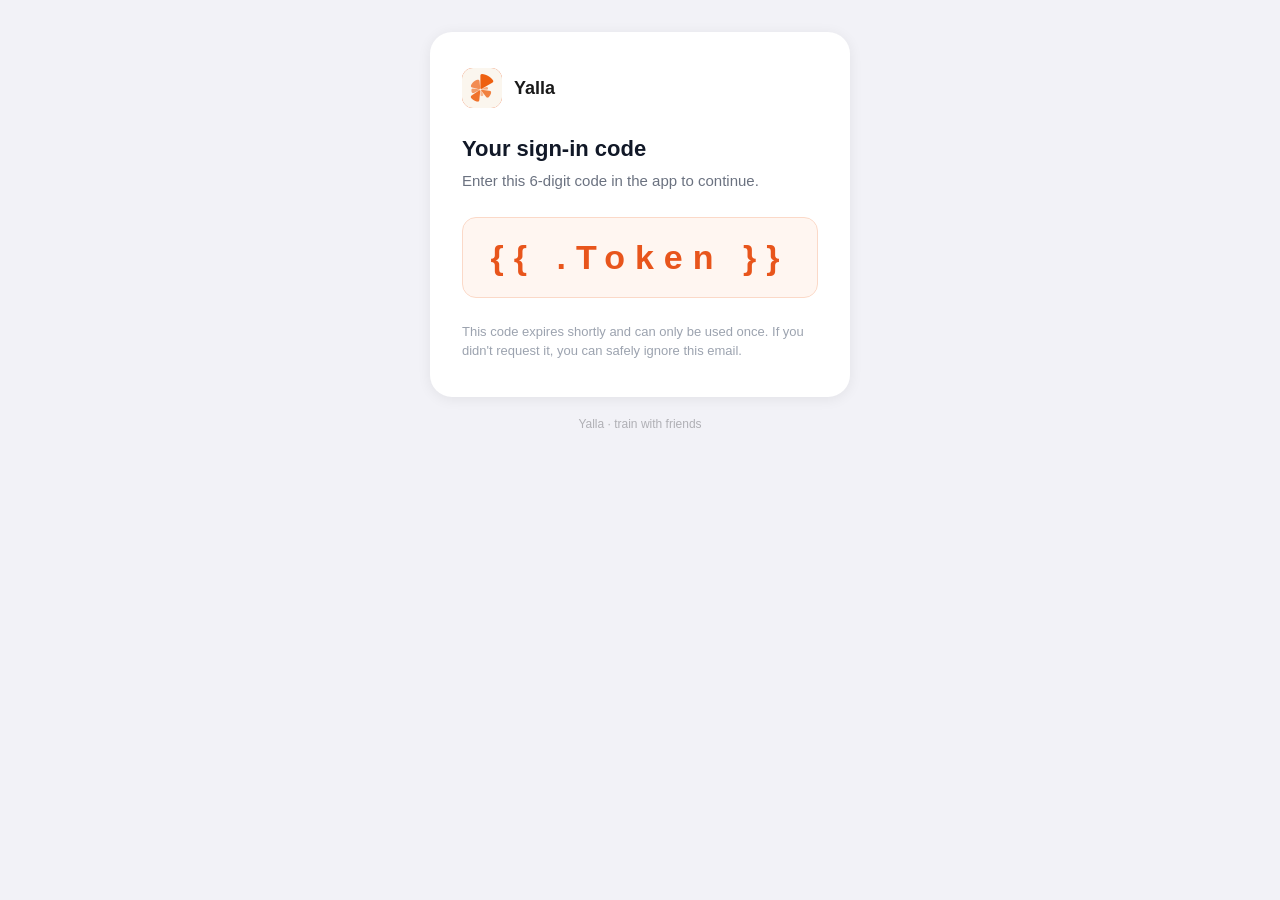
<file: supabase/email-templates/signin-code.html>
<!DOCTYPE html>
<html>
  <body style="margin:0; padding:0; background:#f2f2f7; font-family:-apple-system,BlinkMacSystemFont,'Segoe UI',Roboto,Helvetica,Arial,sans-serif;">
    <table role="presentation" width="100%" cellpadding="0" cellspacing="0" style="background:#f2f2f7; padding:32px 16px;">
      <tr>
        <td align="center">
          <table role="presentation" width="100%" cellpadding="0" cellspacing="0" style="max-width:420px; background:#ffffff; border-radius:22px; overflow:hidden; box-shadow:0 2px 14px rgba(0,0,0,0.07);">

            <!-- brand (image with branded fallback if it's blocked) -->
            <tr>
              <td style="padding:36px 32px 8px;">
                <table role="presentation" cellpadding="0" cellspacing="0">
                  <tr>
                    <td width="40" height="40" style="width:40px; height:40px; background:#e8551c; border-radius:11px; text-align:center; vertical-align:middle;">
                      <img src="https://o-frings.github.io/yalla/icon-email.png" width="40" height="40" alt="Yalla" style="display:block; width:40px; height:40px; border-radius:11px;">
                    </td>
                    <td style="padding-left:12px; vertical-align:middle; font-weight:700; font-size:18px; color:#1a1a1a;">Yalla</td>
                  </tr>
                </table>
              </td>
            </tr>

            <!-- heading -->
            <tr>
              <td style="padding:20px 32px 0;">
                <h1 style="margin:0; font-size:22px; font-weight:700; color:#111827;">Your sign-in code</h1>
                <p style="margin:8px 0 0; font-size:15px; line-height:1.5; color:#6b7280;">Enter this 6-digit code in the app to continue.</p>
              </td>
            </tr>

            <!-- code -->
            <tr>
              <td style="padding:24px 32px 8px;">
                <div style="background:#fff6f1; border:1px solid #fbd9c8; border-radius:14px; padding:20px; text-align:center; font-size:34px; font-weight:800; letter-spacing:10px; color:#e8551c;">{{ .Token }}</div>
              </td>
            </tr>

            <!-- footnote -->
            <tr>
              <td style="padding:16px 32px 36px;">
                <p style="margin:0; font-size:13px; line-height:1.5; color:#9ca3af;">This code expires shortly and can only be used once. If you didn't request it, you can safely ignore this email.</p>
              </td>
            </tr>

          </table>

          <p style="margin:20px 0 0; font-size:12px; color:#b0b0b5;">Yalla &middot; train with friends</p>
        </td>
      </tr>
    </table>
  </body>
</html>
</file>
